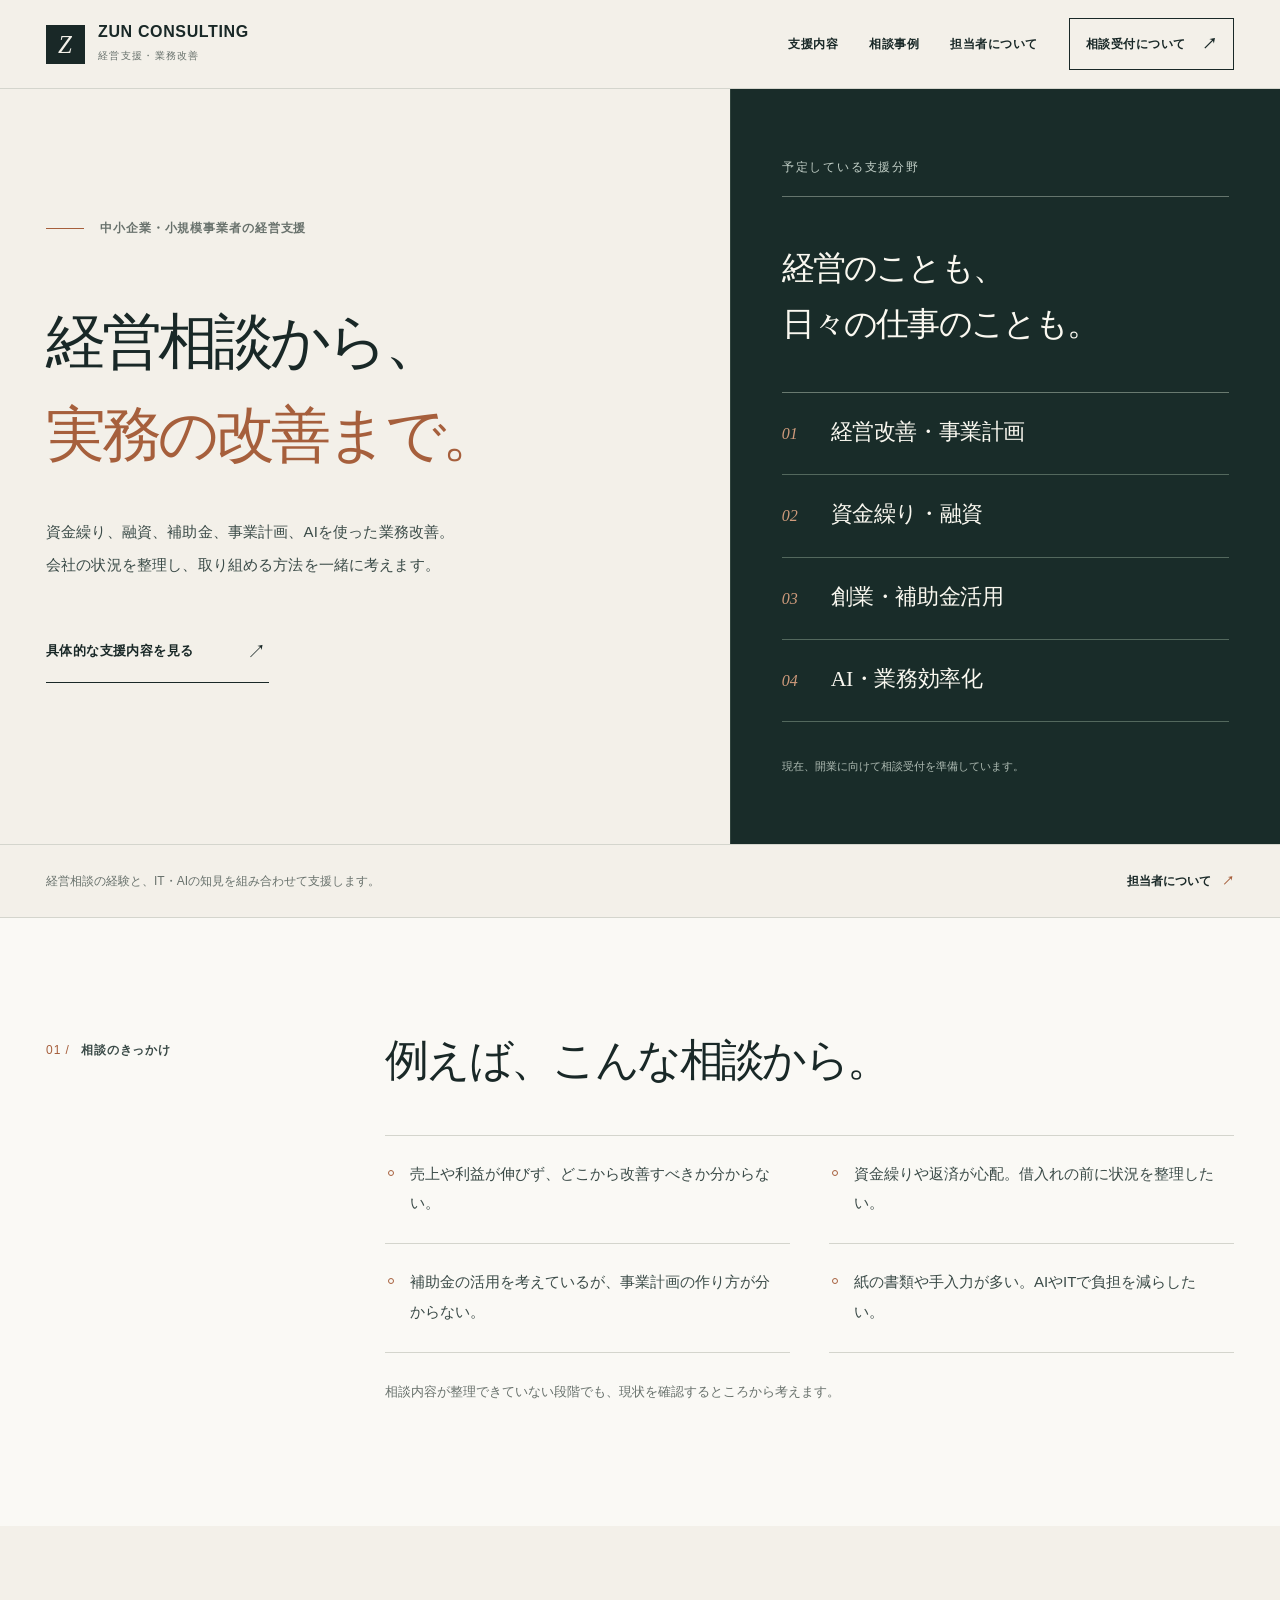
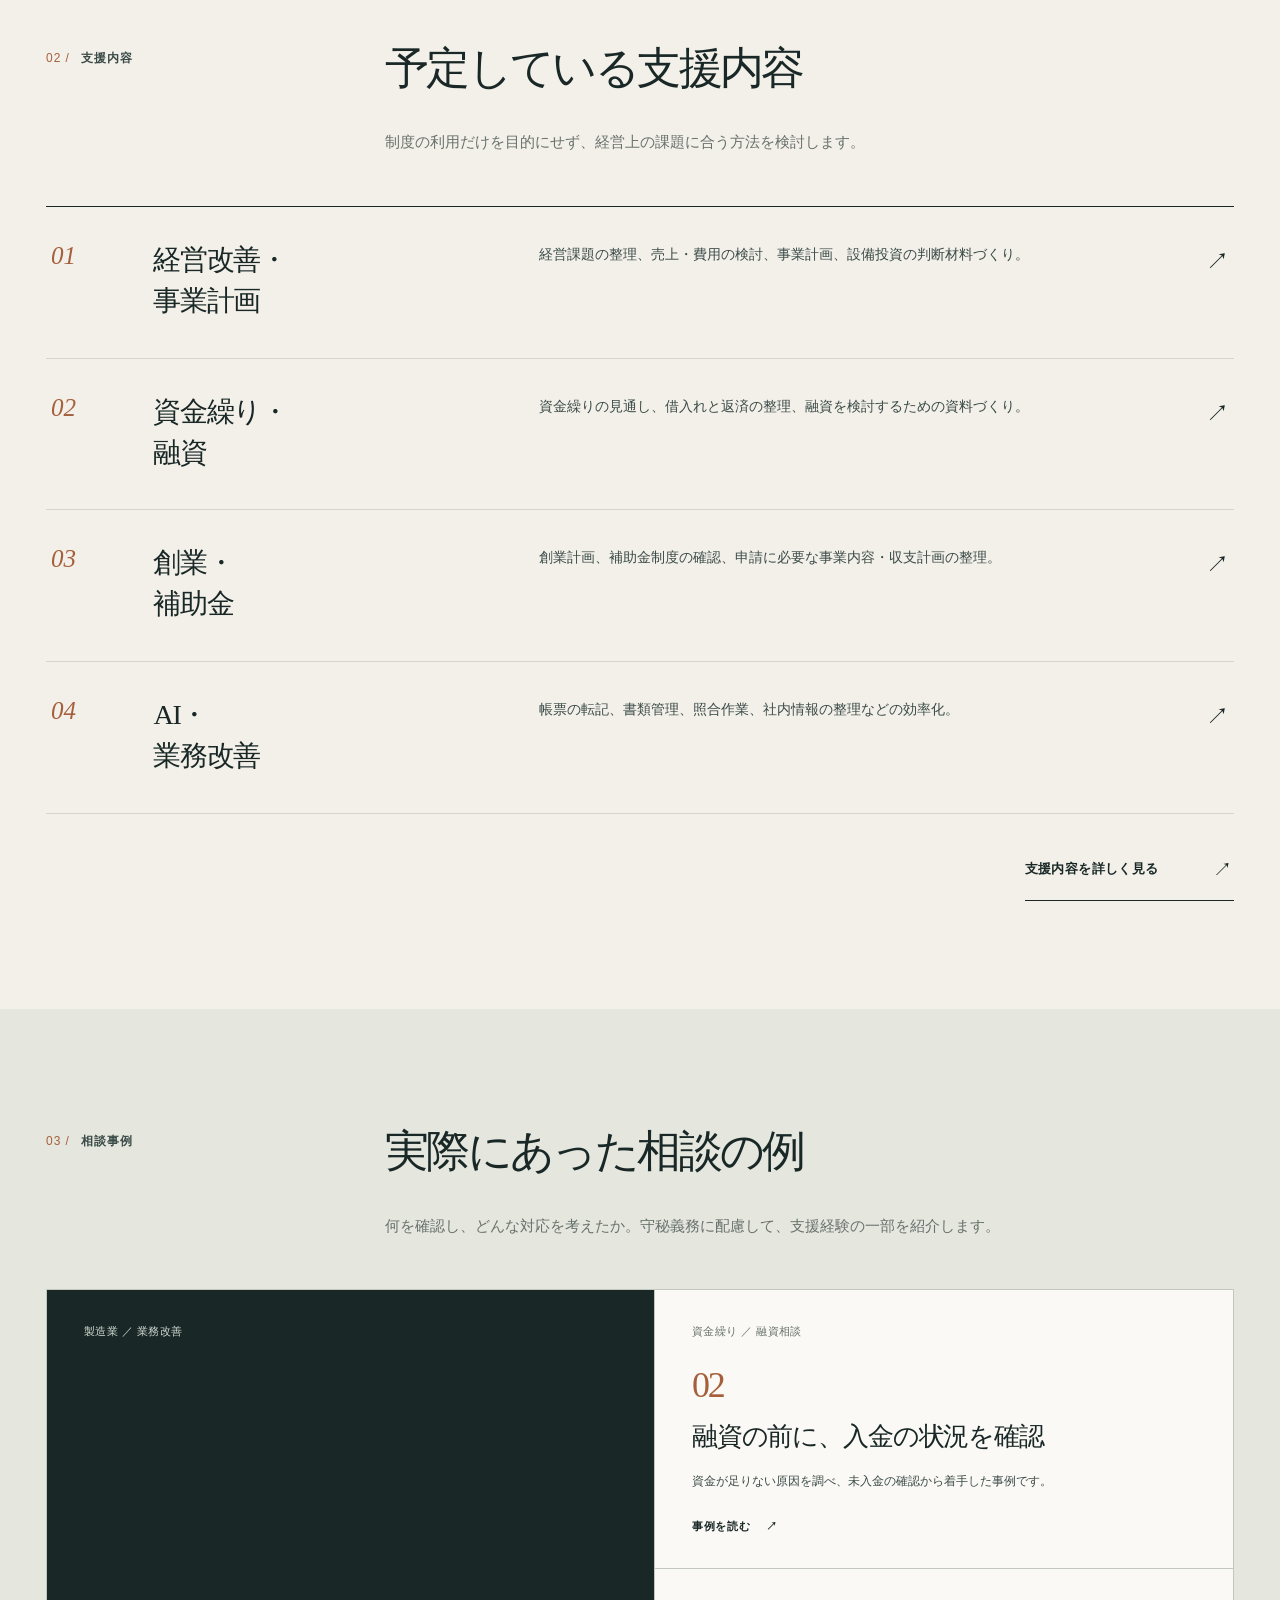
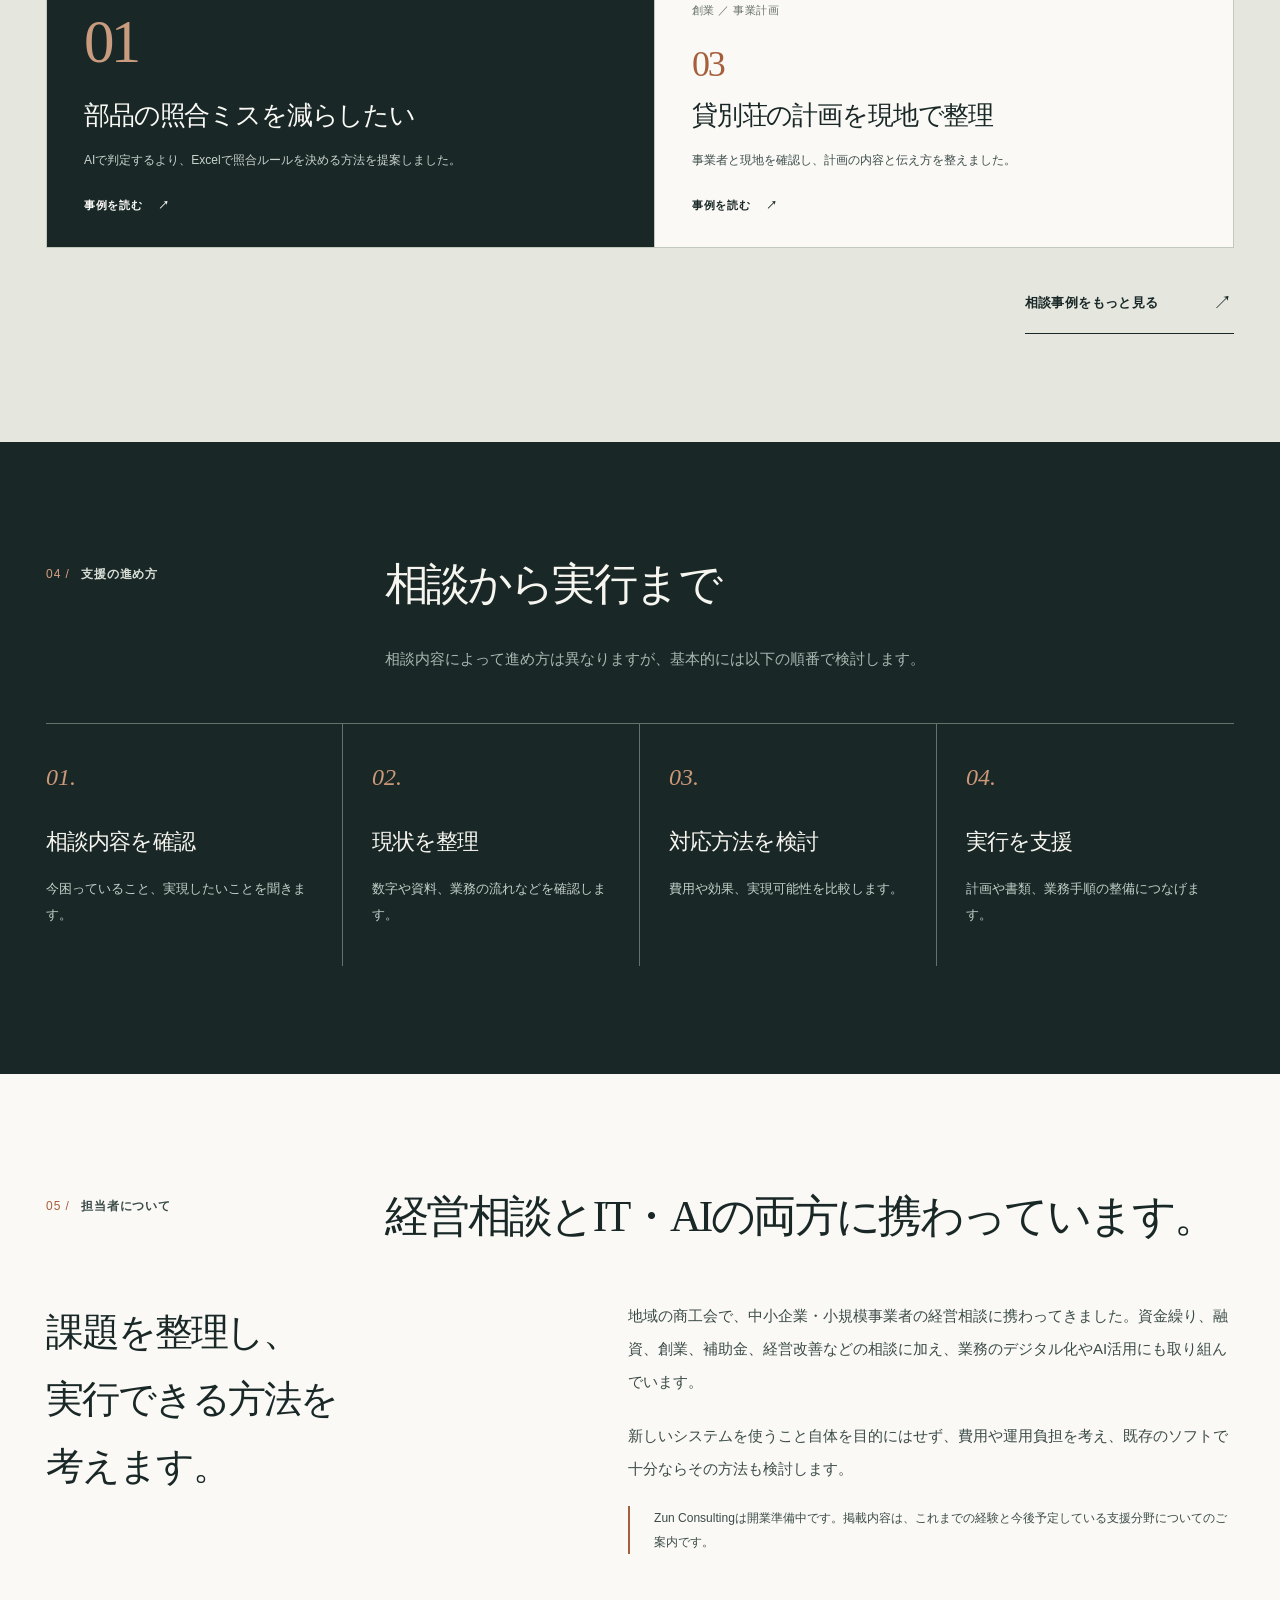
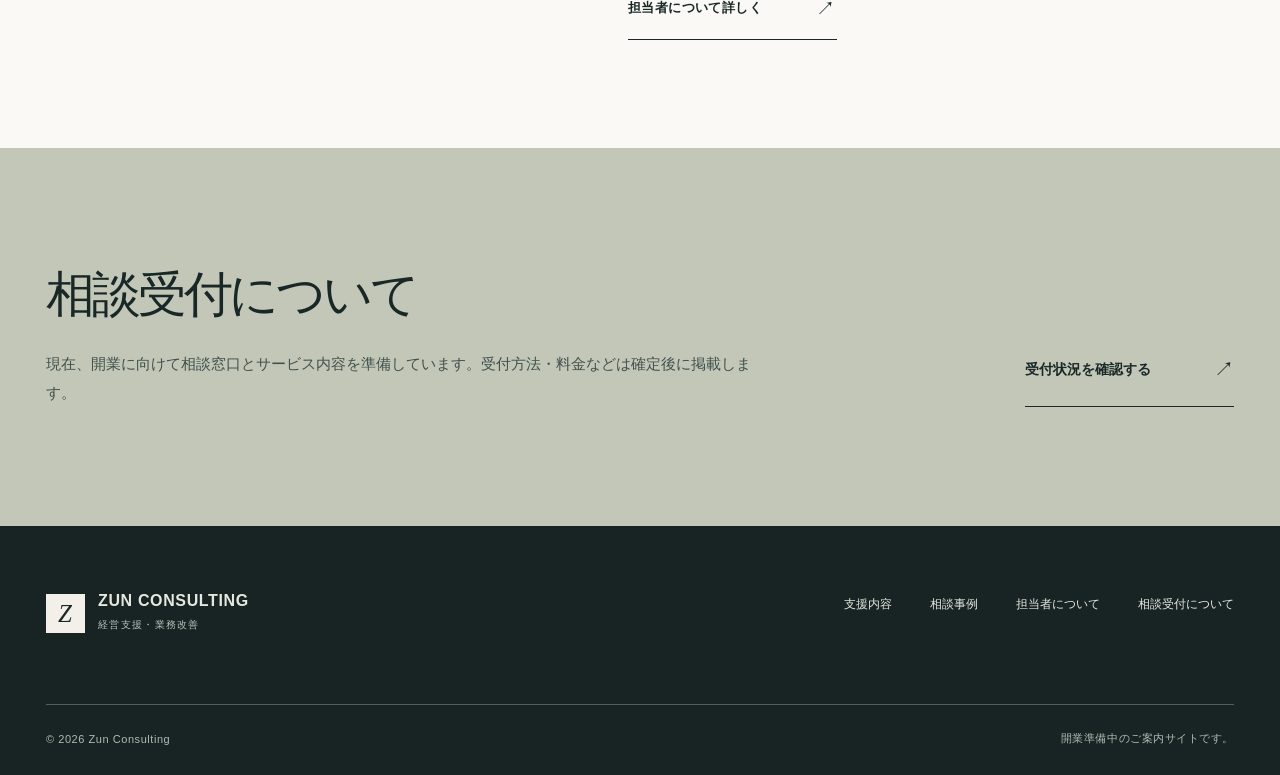
<file: index.html>
<!doctype html><html lang="ja"><head><meta charset="utf-8"><meta name="viewport" content="width=device-width, initial-scale=1"><meta name="color-scheme" content="light"><meta name="theme-color" content="#192827"><meta name="robots" content="noindex,nofollow"><title>中小企業の経営相談・業務改善 | Zun Consulting</title><meta name="description" content="資金繰り、融資、補助金、事業計画、AI・業務改善。地域の中小企業・小規模事業者の経営課題に取り組むZun Consultingの開業準備サイトです。"><link rel="icon" type="image/svg+xml" href="assets/favicon.svg"><link rel="stylesheet" href="assets/style.css"><script defer src="assets/main.js"></script></head><body><a class="skip-link" href="#main">本文へ移動</a><header class="header"><div class="header-in shell"><a class="brand" href="index.html" aria-label="Zun Consulting トップページへ"><span class="brand-mark" aria-hidden="true">Z</span><span><span class="brand-word">ZUN CONSULTING</span><span class="brand-sub">経営支援・業務改善</span></span></a><button class="menu-button" type="button" aria-label="メニューを開閉" aria-expanded="false" aria-controls="primary-nav"><span aria-hidden="true"></span></button><nav id="primary-nav" class="nav" aria-label="グローバルナビゲーション"><a href="services/">支援内容</a><a href="cases/">相談事例</a><a href="about/">担当者について</a><a href="contact/" class="nav-contact">相談受付について</a></nav></div></header><main id="main">
<section class="hero" aria-labelledby="home-title">
<div class="hero-copy"><p class="hero-kicker eyebrow"><span class="rule" aria-hidden="true"></span>中小企業・小規模事業者の経営支援</p>
<h1 id="home-title">経営相談から、<br><em>実務の改善まで。</em></h1>
<p class="hero-lead">資金繰り、融資、補助金、事業計画、AIを使った業務改善。<br>会社の状況を整理し、取り組める方法を一緒に考えます。</p>
<a href="services/index.html" class="arrow-link">具体的な支援内容を見る</a>
</div><div class="hero-art hero-topics"><div class="topics-inner"><div class="topics-overline">予定している支援分野</div><div class="topics-heading">経営のことも、<br>日々の仕事のことも。</div><ul class="topic-list"><li><span>01</span><strong>経営改善・事業計画</strong></li><li><span>02</span><strong>資金繰り・融資</strong></li><li><span>03</span><strong>創業・補助金活用</strong></li><li><span>04</span><strong>AI・業務効率化</strong></li></ul><div class="topics-foot">現在、開業に向けて相談受付を準備しています。</div></div></div>
</section>
<div class="hero-bottom"><div class="shell hero-bottom-in"><span>経営相談の経験と、IT・AIの知見を組み合わせて支援します。</span><a href="about/index.html">担当者について <span aria-hidden="true">↗</span></a></div></div>
<section class="section statement" aria-labelledby="needs-title"><div class="shell statement-inner"><div class="section-label"><span class="section-index">01 /</span><span class="eyebrow">相談のきっかけ</span></div><div><h2 id="needs-title" class="section-title">例えば、こんな相談から。</h2><div class="needs-list"><p>売上や利益が伸びず、どこから改善すべきか分からない。</p><p>資金繰りや返済が心配。借入れの前に状況を整理したい。</p><p>補助金の活用を考えているが、事業計画の作り方が分からない。</p><p>紙の書類や手入力が多い。AIやITで負担を減らしたい。</p></div><p class="needs-note">相談内容が整理できていない段階でも、現状を確認するところから考えます。</p></div></div></section>
<section class="section" aria-labelledby="services-title"><div class="shell"><div class="section-head"><div class="section-label"><span class="section-index">02 /</span><span class="eyebrow">支援内容</span></div><div><h2 id="services-title" class="section-title">予定している支援内容</h2><p class="section-intro">制度の利用だけを目的にせず、経営上の課題に合う方法を検討します。</p></div></div>
<div class="service-rows">
<a class="service-row" href="services/index.html#management"><span class="service-no">01</span><span class="service-name">経営改善・<br>事業計画</span><span class="service-desc">経営課題の整理、売上・費用の検討、事業計画、設備投資の判断材料づくり。</span><span class="service-arrow" aria-hidden="true">↗</span></a>
<a class="service-row" href="services/index.html#finance"><span class="service-no">02</span><span class="service-name">資金繰り・<br>融資</span><span class="service-desc">資金繰りの見通し、借入れと返済の整理、融資を検討するための資料づくり。</span><span class="service-arrow" aria-hidden="true">↗</span></a>
<a class="service-row" href="services/index.html#startup"><span class="service-no">03</span><span class="service-name">創業・<br>補助金</span><span class="service-desc">創業計画、補助金制度の確認、申請に必要な事業内容・収支計画の整理。</span><span class="service-arrow" aria-hidden="true">↗</span></a>
<a class="service-row" href="services/index.html#digital"><span class="service-no">04</span><span class="service-name">AI・<br>業務改善</span><span class="service-desc">帳票の転記、書類管理、照合作業、社内情報の整理などの効率化。</span><span class="service-arrow" aria-hidden="true">↗</span></a>
</div><div class="services-more"><a class="arrow-link" href="services/index.html">支援内容を詳しく見る</a></div></div></section>
<section class="section cases" aria-labelledby="cases-title"><div class="shell"><div class="section-head"><div class="section-label"><span class="section-index">03 /</span><span class="eyebrow">相談事例</span></div><div><h2 class="section-title" id="cases-title">実際にあった相談の例</h2><p class="section-intro">何を確認し、どんな対応を考えたか。守秘義務に配慮して、支援経験の一部を紹介します。</p></div></div>
<div class="case-grid">
<a href="cases/index.html#case-01" class="case-block feature"><div class="case-category">製造業 ／ 業務改善</div><span class="case-number" aria-hidden="true">01</span><h3 class="case-title">部品の照合ミスを減らしたい</h3><p class="case-teaser">AIで判定するより、Excelで照合ルールを決める方法を提案しました。</p><span class="case-read">事例を読む <span aria-hidden="true">↗</span></span></a>
<a href="cases/index.html#case-02" class="case-block"><div class="case-category">資金繰り ／ 融資相談</div><span class="case-number" aria-hidden="true">02</span><h3 class="case-title">融資の前に、入金の状況を確認</h3><p class="case-teaser">資金が足りない原因を調べ、未入金の確認から着手した事例です。</p><span class="case-read">事例を読む <span aria-hidden="true">↗</span></span></a>
<a href="cases/index.html#case-03" class="case-block"><div class="case-category">創業 ／ 事業計画</div><span class="case-number" aria-hidden="true">03</span><h3 class="case-title">貸別荘の計画を現地で整理</h3><p class="case-teaser">事業者と現地を確認し、計画の内容と伝え方を整えました。</p><span class="case-read">事例を読む <span aria-hidden="true">↗</span></span></a>
</div><div class="case-more"><a href="cases/index.html" class="arrow-link">相談事例をもっと見る</a></div></div></section>
<section class="section method" aria-labelledby="method-title"><div class="shell"><div class="section-head"><div class="section-label"><span class="section-index">04 /</span><span class="eyebrow">支援の進め方</span></div><div><h2 class="section-title" id="method-title">相談から実行まで</h2><p class="section-intro">相談内容によって進め方は異なりますが、基本的には以下の順番で検討します。</p></div></div>
<div class="method-grid"><div class="method-step"><div class="method-num">01.</div><h3>相談内容を確認</h3><p>今困っていること、実現したいことを聞きます。</p></div><div class="method-step"><div class="method-num">02.</div><h3>現状を整理</h3><p>数字や資料、業務の流れなどを確認します。</p></div><div class="method-step"><div class="method-num">03.</div><h3>対応方法を検討</h3><p>費用や効果、実現可能性を比較します。</p></div><div class="method-step"><div class="method-num">04.</div><h3>実行を支援</h3><p>計画や書類、業務手順の整備につなげます。</p></div></div></div></section>
<section class="section about" aria-labelledby="about-title"><div class="shell"><div class="section-head"><div class="section-label"><span class="section-index">05 /</span><span class="eyebrow">担当者について</span></div><div><h2 id="about-title" class="section-title">経営相談とIT・AIの両方に携わっています。</h2></div></div><div class="about-grid"><p class="about-lead">課題を整理し、<br>実行できる方法を<br>考えます。</p><div class="about-body"><p>地域の商工会で、中小企業・小規模事業者の経営相談に携わってきました。資金繰り、融資、創業、補助金、経営改善などの相談に加え、業務のデジタル化やAI活用にも取り組んでいます。</p><p>新しいシステムを使うこと自体を目的にはせず、費用や運用負担を考え、既存のソフトで十分ならその方法も検討します。</p><p class="about-note">Zun Consultingは開業準備中です。掲載内容は、これまでの経験と今後予定している支援分野についてのご案内です。</p><a href="about/index.html" class="arrow-link">担当者について詳しく</a></div></div></div></section>
<section class="contact-band" aria-labelledby="contact-home-title"><div class="shell contact-in"><div><h2 id="contact-home-title">相談受付について</h2><p>現在、開業に向けて相談窓口とサービス内容を準備しています。受付方法・料金などは確定後に掲載します。</p></div><a class="contact-cta" href="contact/index.html">受付状況を確認する</a></div></section>
</main><footer class="footer"><div class="shell"><div class="footer-top"><a class="brand" href="index.html" aria-label="Zun Consulting トップページへ"><span class="brand-mark" aria-hidden="true">Z</span><span><span class="brand-word">ZUN CONSULTING</span><span class="brand-sub">経営支援・業務改善</span></span></a><nav class="footer-nav" aria-label="フッターナビゲーション"><a href="services/">支援内容</a><a href="cases/">相談事例</a><a href="about/">担当者について</a><a href="contact/">相談受付について</a></nav></div><div class="footer-bottom"><span>© 2026 Zun Consulting</span><span>開業準備中のご案内サイトです。</span></div></div></footer></body></html>
</file>
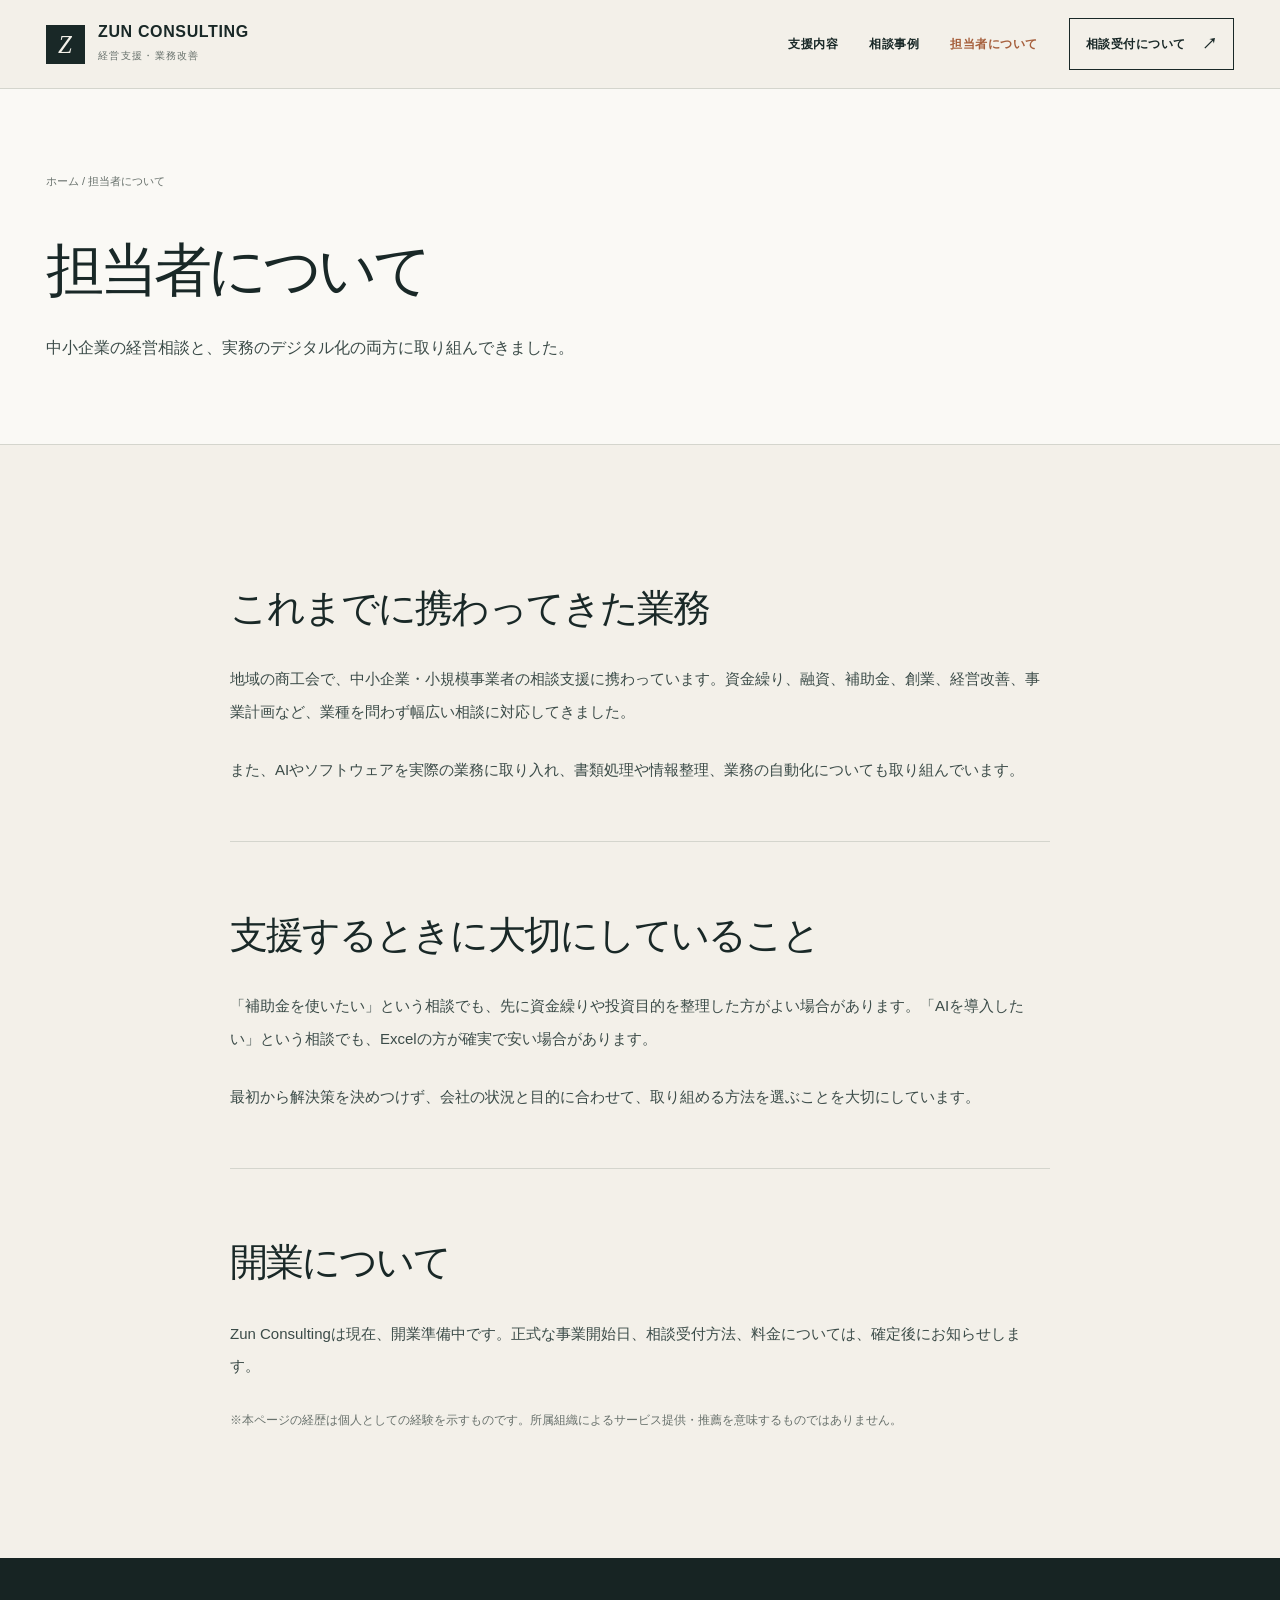
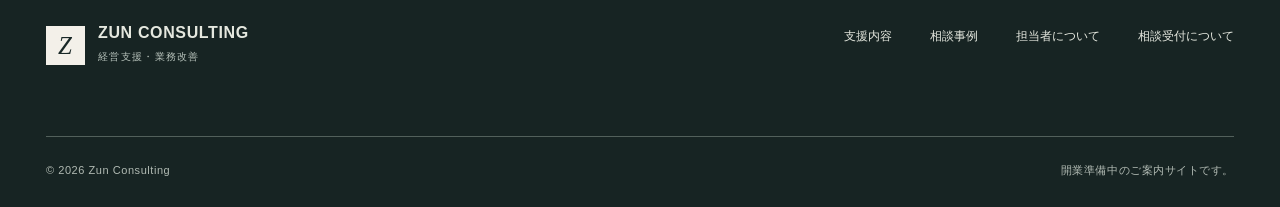
<file: about/index.html>
<!doctype html><html lang="ja"><head><meta charset="utf-8"><meta name="viewport" content="width=device-width, initial-scale=1"><meta name="color-scheme" content="light"><meta name="theme-color" content="#192827"><meta name="robots" content="noindex,nofollow"><title>担当者について | Zun Consulting</title><meta name="description" content="商工会での経営相談の実務経験と、IT・AIの活用を組み合わせた支援方針について紹介します。"><link rel="icon" type="image/svg+xml" href="../assets/favicon.svg"><link rel="stylesheet" href="../assets/style.css"><script defer src="../assets/main.js"></script></head><body><a class="skip-link" href="#main">本文へ移動</a><header class="header"><div class="header-in shell"><a class="brand" href="../index.html" aria-label="Zun Consulting トップページへ"><span class="brand-mark" aria-hidden="true">Z</span><span><span class="brand-word">ZUN CONSULTING</span><span class="brand-sub">経営支援・業務改善</span></span></a><button class="menu-button" type="button" aria-label="メニューを開閉" aria-expanded="false" aria-controls="primary-nav"><span aria-hidden="true"></span></button><nav id="primary-nav" class="nav" aria-label="グローバルナビゲーション"><a href="../services/">支援内容</a><a href="../cases/">相談事例</a><a href="../about/" aria-current="page">担当者について</a><a href="../contact/" class="nav-contact">相談受付について</a></nav></div></header><main id="main"><section class="page-hero"><div class="shell"><div class="breadcrumb"><a href="../index.html">ホーム</a> / 担当者について</div><h1>担当者について</h1><p>中小企業の経営相談と、実務のデジタル化の両方に取り組んできました。</p></div></section><div class="page-main"><div class="shell prose"><h2>これまでに携わってきた業務</h2><p>地域の商工会で、中小企業・小規模事業者の相談支援に携わっています。資金繰り、融資、補助金、創業、経営改善、事業計画など、業種を問わず幅広い相談に対応してきました。</p><p>また、AIやソフトウェアを実際の業務に取り入れ、書類処理や情報整理、業務の自動化についても取り組んでいます。</p><div class="divider"></div><h2>支援するときに大切にしていること</h2><p>「補助金を使いたい」という相談でも、先に資金繰りや投資目的を整理した方がよい場合があります。「AIを導入したい」という相談でも、Excelの方が確実で安い場合があります。</p><p>最初から解決策を決めつけず、会社の状況と目的に合わせて、取り組める方法を選ぶことを大切にしています。</p><div class="divider"></div><h2>開業について</h2><p>Zun Consultingは現在、開業準備中です。正式な事業開始日、相談受付方法、料金については、確定後にお知らせします。</p><p class="quiet">※本ページの経歴は個人としての経験を示すものです。所属組織によるサービス提供・推薦を意味するものではありません。</p></div></div></main><footer class="footer"><div class="shell"><div class="footer-top"><a class="brand" href="../index.html" aria-label="Zun Consulting トップページへ"><span class="brand-mark" aria-hidden="true">Z</span><span><span class="brand-word">ZUN CONSULTING</span><span class="brand-sub">経営支援・業務改善</span></span></a><nav class="footer-nav" aria-label="フッターナビゲーション"><a href="../services/">支援内容</a><a href="../cases/">相談事例</a><a href="../about/">担当者について</a><a href="../contact/">相談受付について</a></nav></div><div class="footer-bottom"><span>© 2026 Zun Consulting</span><span>開業準備中のご案内サイトです。</span></div></div></footer></body></html>
</file>
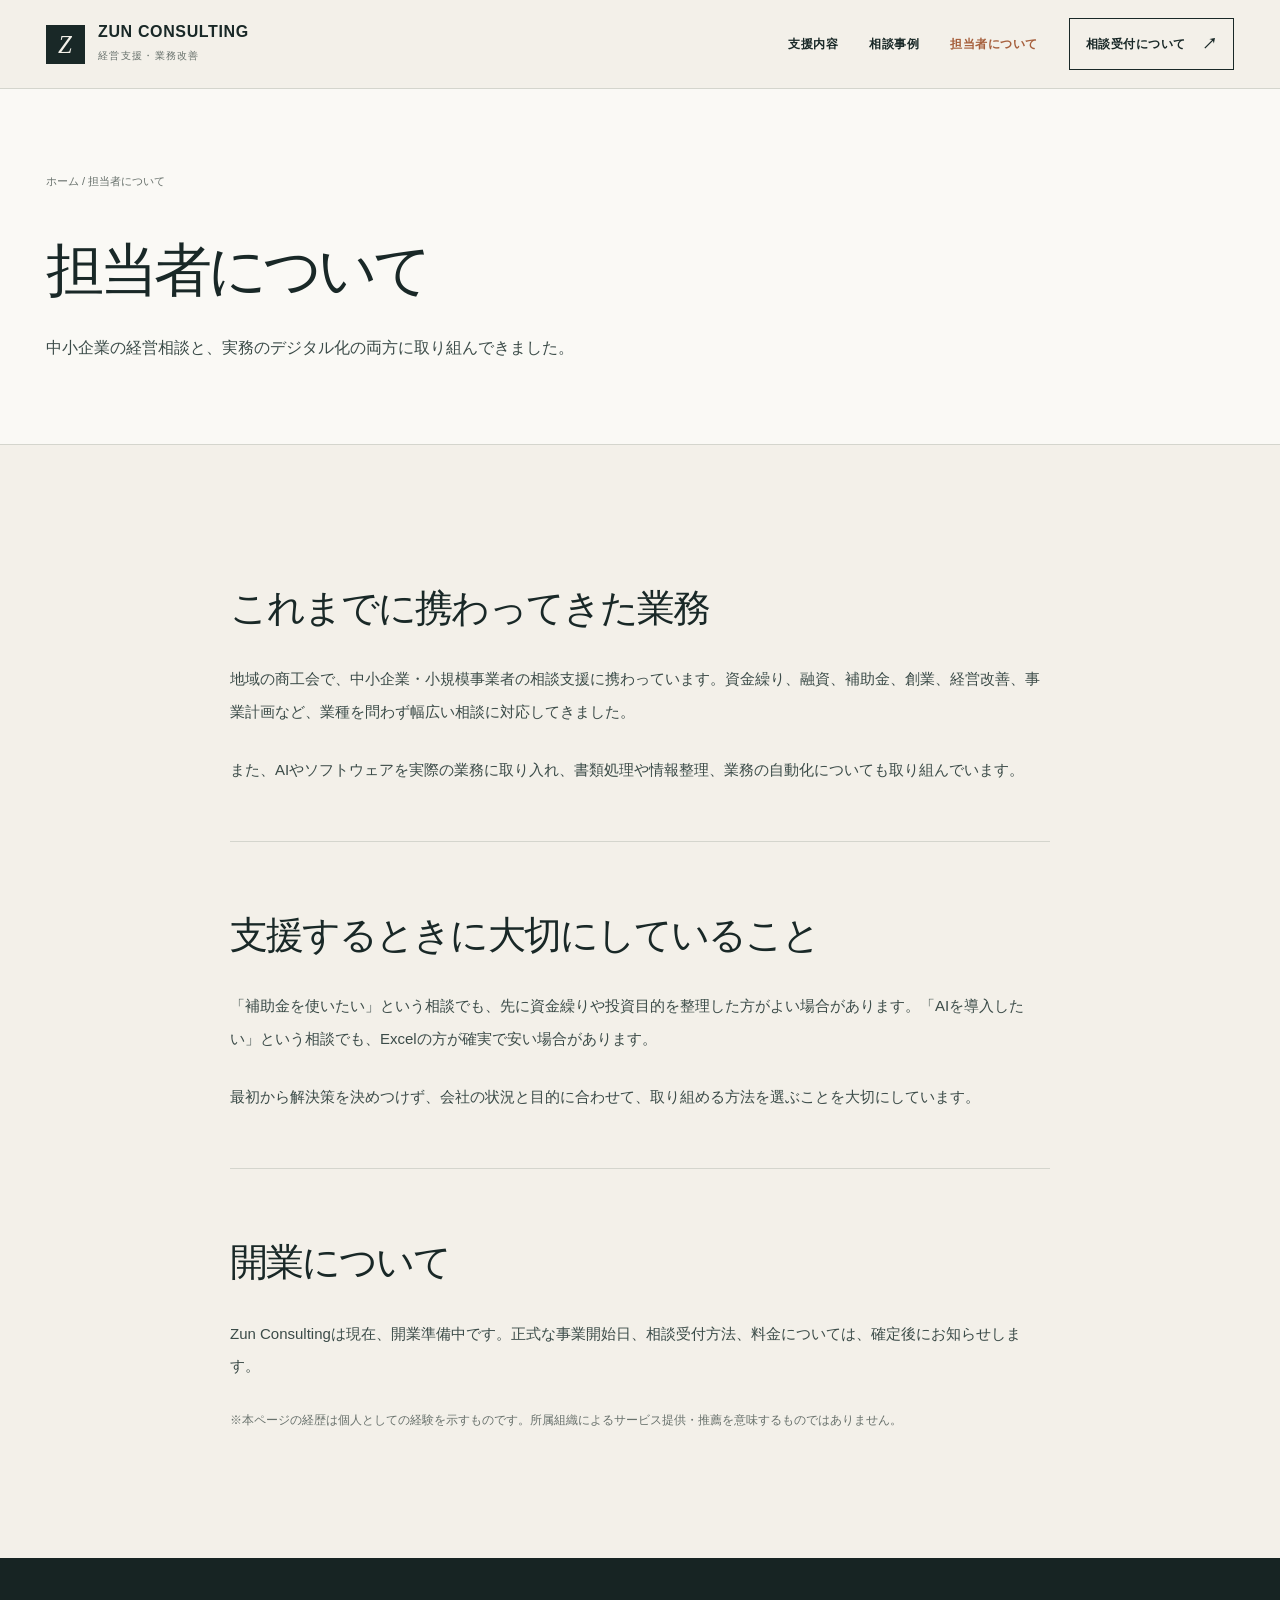
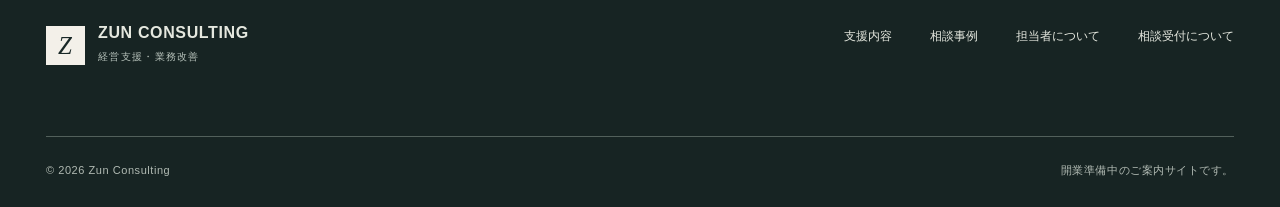
<file: approach/index.html>
<!doctype html><html lang="ja"><head><meta charset="utf-8"><meta name="robots" content="noindex,nofollow"><meta http-equiv="refresh" content="0;url=../about/"><title>移動しました | Zun Consulting</title></head><body><p>ページは<a href="../about/">こちら</a>へ移動しました。</p></body></html>
</file>
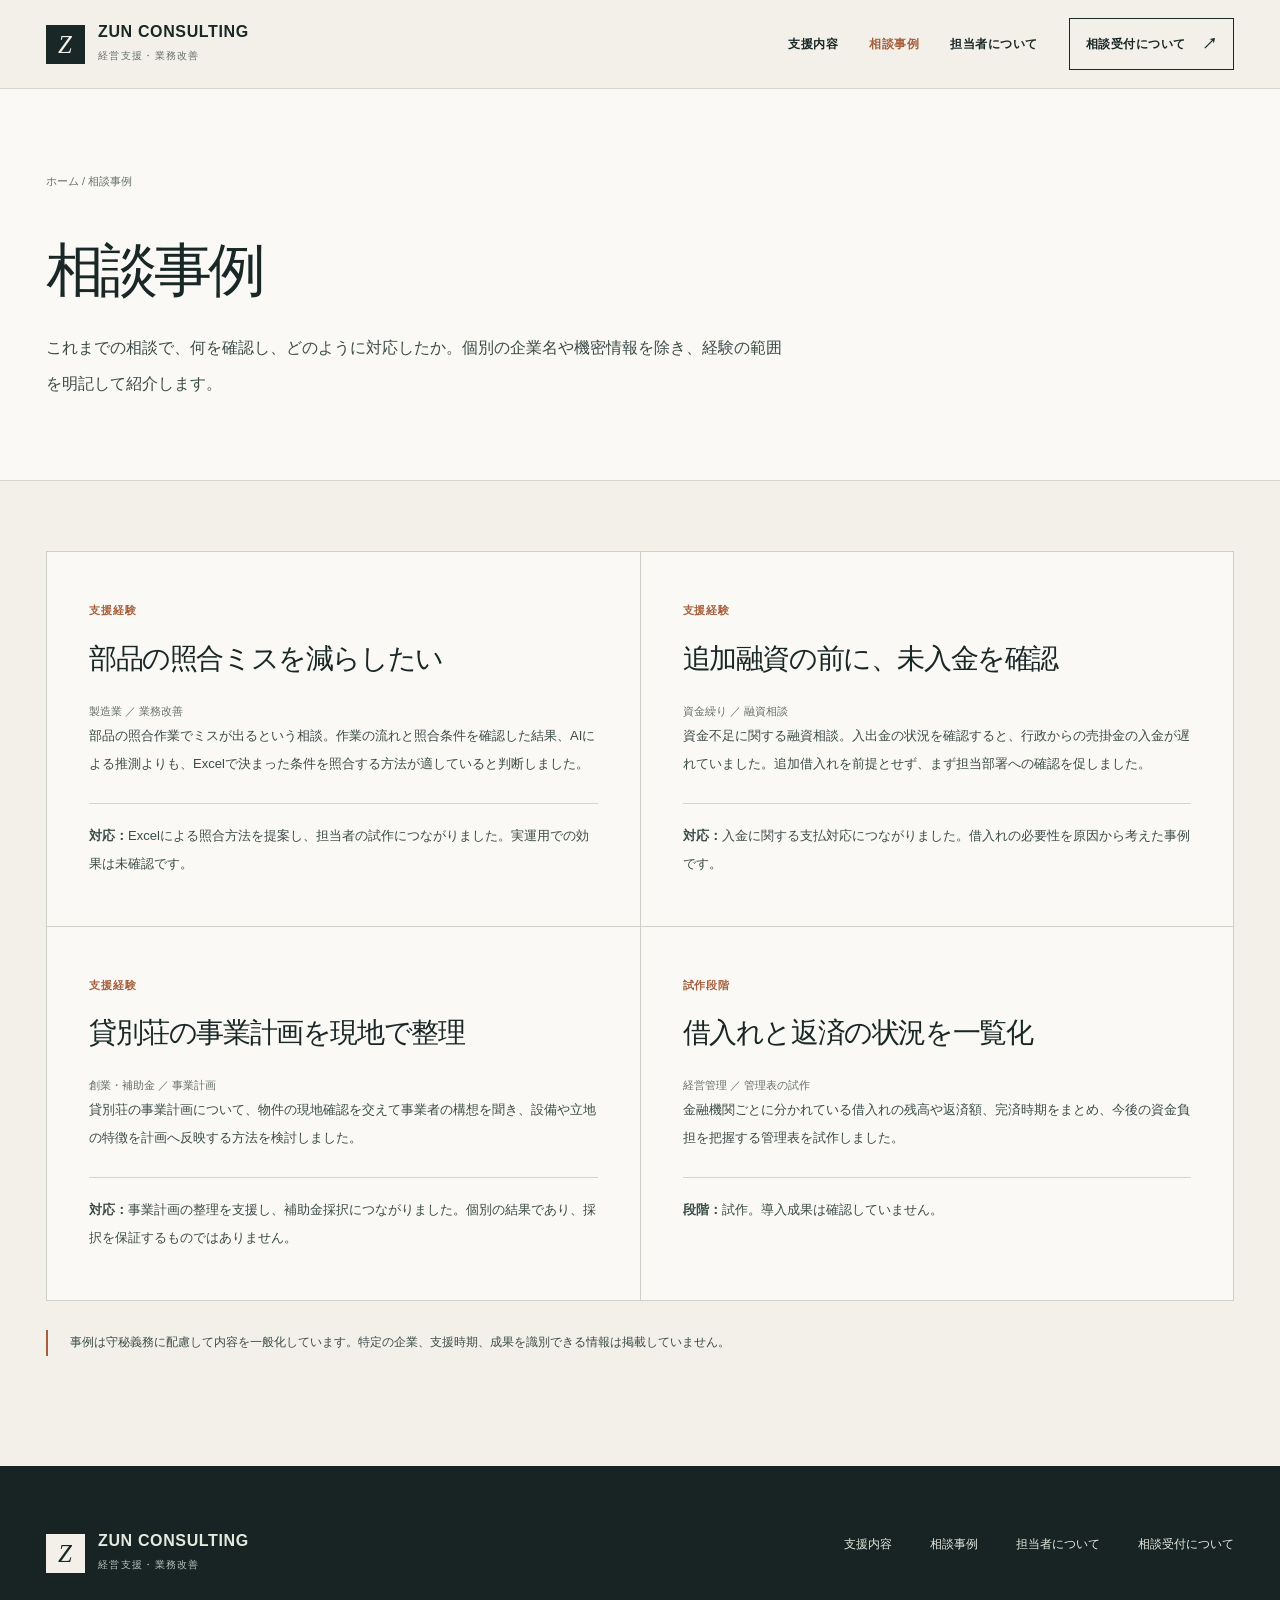
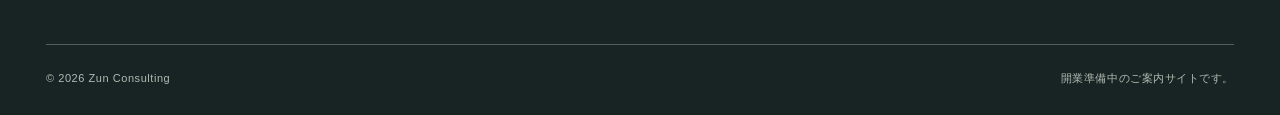
<file: cases/index.html>
<!doctype html><html lang="ja"><head><meta charset="utf-8"><meta name="viewport" content="width=device-width, initial-scale=1"><meta name="color-scheme" content="light"><meta name="theme-color" content="#192827"><meta name="robots" content="noindex,nofollow"><title>相談事例 | Zun Consulting</title><meta name="description" content="経営相談、融資、創業、AI・業務改善について、過去の相談事例と対応の到達点を紹介します。"><link rel="icon" type="image/svg+xml" href="../assets/favicon.svg"><link rel="stylesheet" href="../assets/style.css"><script defer src="../assets/main.js"></script></head><body><a class="skip-link" href="#main">本文へ移動</a><header class="header"><div class="header-in shell"><a class="brand" href="../index.html" aria-label="Zun Consulting トップページへ"><span class="brand-mark" aria-hidden="true">Z</span><span><span class="brand-word">ZUN CONSULTING</span><span class="brand-sub">経営支援・業務改善</span></span></a><button class="menu-button" type="button" aria-label="メニューを開閉" aria-expanded="false" aria-controls="primary-nav"><span aria-hidden="true"></span></button><nav id="primary-nav" class="nav" aria-label="グローバルナビゲーション"><a href="../services/">支援内容</a><a href="../cases/" aria-current="page">相談事例</a><a href="../about/">担当者について</a><a href="../contact/" class="nav-contact">相談受付について</a></nav></div></header><main id="main"><section class="page-hero"><div class="shell"><div class="breadcrumb"><a href="../index.html">ホーム</a> / 相談事例</div><h1>相談事例</h1><p>これまでの相談で、何を確認し、どのように対応したか。個別の企業名や機密情報を除き、経験の範囲を明記して紹介します。</p></div></section><div class="page-main"><div class="shell"><div class="case-list">
<article id="case-01" class="case-detail"><span class="status">支援経験</span><h2>部品の照合ミスを減らしたい</h2><div class="case-type">製造業 ／ 業務改善</div><p>部品の照合作業でミスが出るという相談。作業の流れと照合条件を確認した結果、AIによる推測よりも、Excelで決まった条件を照合する方法が適していると判断しました。</p><p class="result"><strong>対応：</strong>Excelによる照合方法を提案し、担当者の試作につながりました。実運用での効果は未確認です。</p></article>
<article id="case-02" class="case-detail"><span class="status">支援経験</span><h2>追加融資の前に、未入金を確認</h2><div class="case-type">資金繰り ／ 融資相談</div><p>資金不足に関する融資相談。入出金の状況を確認すると、行政からの売掛金の入金が遅れていました。追加借入れを前提とせず、まず担当部署への確認を促しました。</p><p class="result"><strong>対応：</strong>入金に関する支払対応につながりました。借入れの必要性を原因から考えた事例です。</p></article>
<article id="case-03" class="case-detail"><span class="status">支援経験</span><h2>貸別荘の事業計画を現地で整理</h2><div class="case-type">創業・補助金 ／ 事業計画</div><p>貸別荘の事業計画について、物件の現地確認を交えて事業者の構想を聞き、設備や立地の特徴を計画へ反映する方法を検討しました。</p><p class="result"><strong>対応：</strong>事業計画の整理を支援し、補助金採択につながりました。個別の結果であり、採択を保証するものではありません。</p></article>
<article class="case-detail"><span class="status">試作段階</span><h2>借入れと返済の状況を一覧化</h2><div class="case-type">経営管理 ／ 管理表の試作</div><p>金融機関ごとに分かれている借入れの残高や返済額、完済時期をまとめ、今後の資金負担を把握する管理表を試作しました。</p><p class="result"><strong>段階：</strong>試作。導入成果は確認していません。</p></article>
</div><p class="notice">事例は守秘義務に配慮して内容を一般化しています。特定の企業、支援時期、成果を識別できる情報は掲載していません。</p></div></div></main><footer class="footer"><div class="shell"><div class="footer-top"><a class="brand" href="../index.html" aria-label="Zun Consulting トップページへ"><span class="brand-mark" aria-hidden="true">Z</span><span><span class="brand-word">ZUN CONSULTING</span><span class="brand-sub">経営支援・業務改善</span></span></a><nav class="footer-nav" aria-label="フッターナビゲーション"><a href="../services/">支援内容</a><a href="../cases/">相談事例</a><a href="../about/">担当者について</a><a href="../contact/">相談受付について</a></nav></div><div class="footer-bottom"><span>© 2026 Zun Consulting</span><span>開業準備中のご案内サイトです。</span></div></div></footer></body></html>
</file>
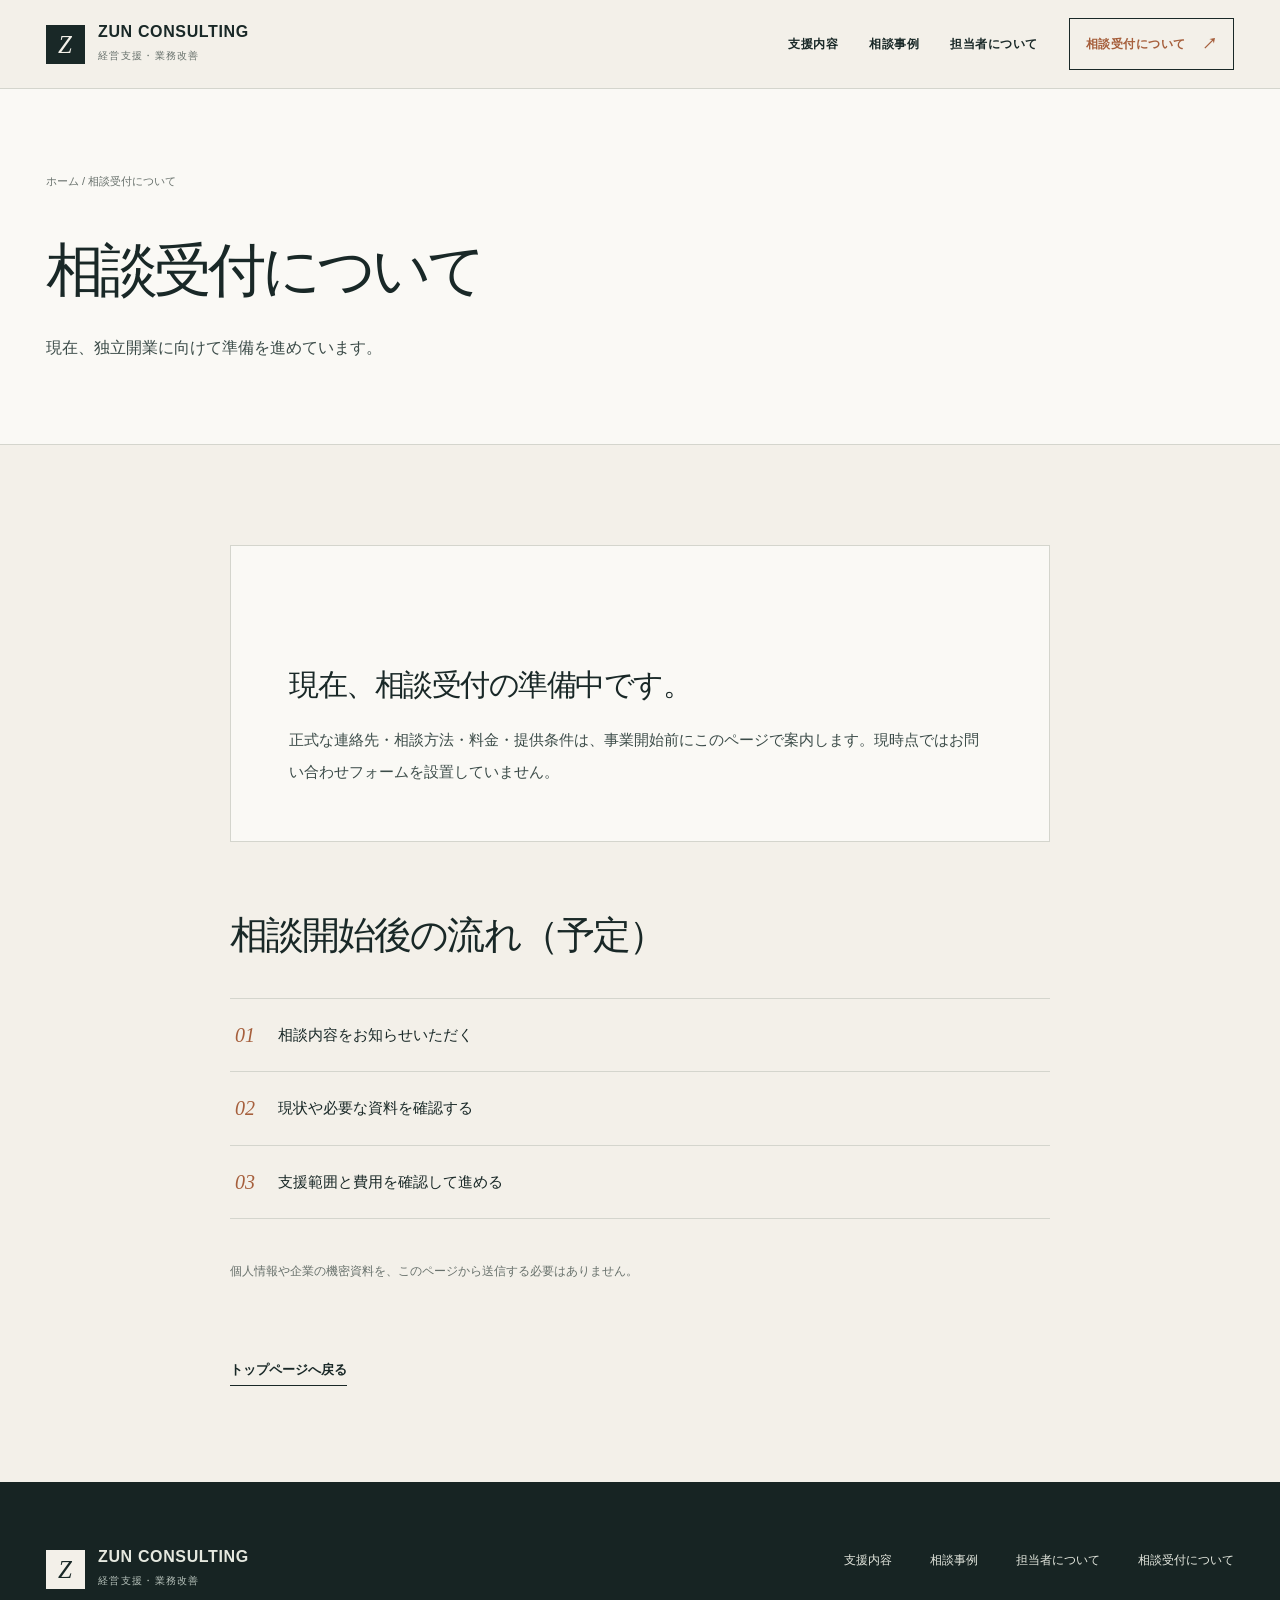
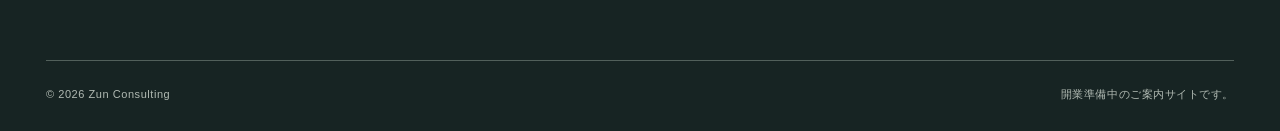
<file: contact/index.html>
<!doctype html><html lang="ja"><head><meta charset="utf-8"><meta name="viewport" content="width=device-width, initial-scale=1"><meta name="color-scheme" content="light"><meta name="theme-color" content="#192827"><meta name="robots" content="noindex,nofollow"><title>相談受付について | Zun Consulting</title><meta name="description" content="Zun Consultingの相談受付状況と、今後の相談方法・料金についてのご案内です。"><link rel="icon" type="image/svg+xml" href="../assets/favicon.svg"><link rel="stylesheet" href="../assets/style.css"><script defer src="../assets/main.js"></script></head><body><a class="skip-link" href="#main">本文へ移動</a><header class="header"><div class="header-in shell"><a class="brand" href="../index.html" aria-label="Zun Consulting トップページへ"><span class="brand-mark" aria-hidden="true">Z</span><span><span class="brand-word">ZUN CONSULTING</span><span class="brand-sub">経営支援・業務改善</span></span></a><button class="menu-button" type="button" aria-label="メニューを開閉" aria-expanded="false" aria-controls="primary-nav"><span aria-hidden="true"></span></button><nav id="primary-nav" class="nav" aria-label="グローバルナビゲーション"><a href="../services/">支援内容</a><a href="../cases/">相談事例</a><a href="../about/">担当者について</a><a href="../contact/" aria-current="page" class="nav-contact">相談受付について</a></nav></div></header><main id="main"><section class="page-hero"><div class="shell"><div class="breadcrumb"><a href="../index.html">ホーム</a> / 相談受付について</div><h1>相談受付について</h1><p>現在、独立開業に向けて準備を進めています。</p></div></section><div class="page-main"><div class="shell prose"><div class="contact-note"><h2>現在、相談受付の準備中です。</h2><p>正式な連絡先・相談方法・料金・提供条件は、事業開始前にこのページで案内します。現時点ではお問い合わせフォームを設置していません。</p></div><h2>相談開始後の流れ（予定）</h2><div class="contact-flow"><div><strong>01</strong><span>相談内容をお知らせいただく</span></div><div><strong>02</strong><span>現状や必要な資料を確認する</span></div><div><strong>03</strong><span>支援範囲と費用を確認して進める</span></div></div><p class="quiet">個人情報や企業の機密資料を、このページから送信する必要はありません。</p><div class="back-link"><a href="../index.html">トップページへ戻る</a></div></div></div></main><footer class="footer"><div class="shell"><div class="footer-top"><a class="brand" href="../index.html" aria-label="Zun Consulting トップページへ"><span class="brand-mark" aria-hidden="true">Z</span><span><span class="brand-word">ZUN CONSULTING</span><span class="brand-sub">経営支援・業務改善</span></span></a><nav class="footer-nav" aria-label="フッターナビゲーション"><a href="../services/">支援内容</a><a href="../cases/">相談事例</a><a href="../about/">担当者について</a><a href="../contact/">相談受付について</a></nav></div><div class="footer-bottom"><span>© 2026 Zun Consulting</span><span>開業準備中のご案内サイトです。</span></div></div></footer></body></html>
</file>
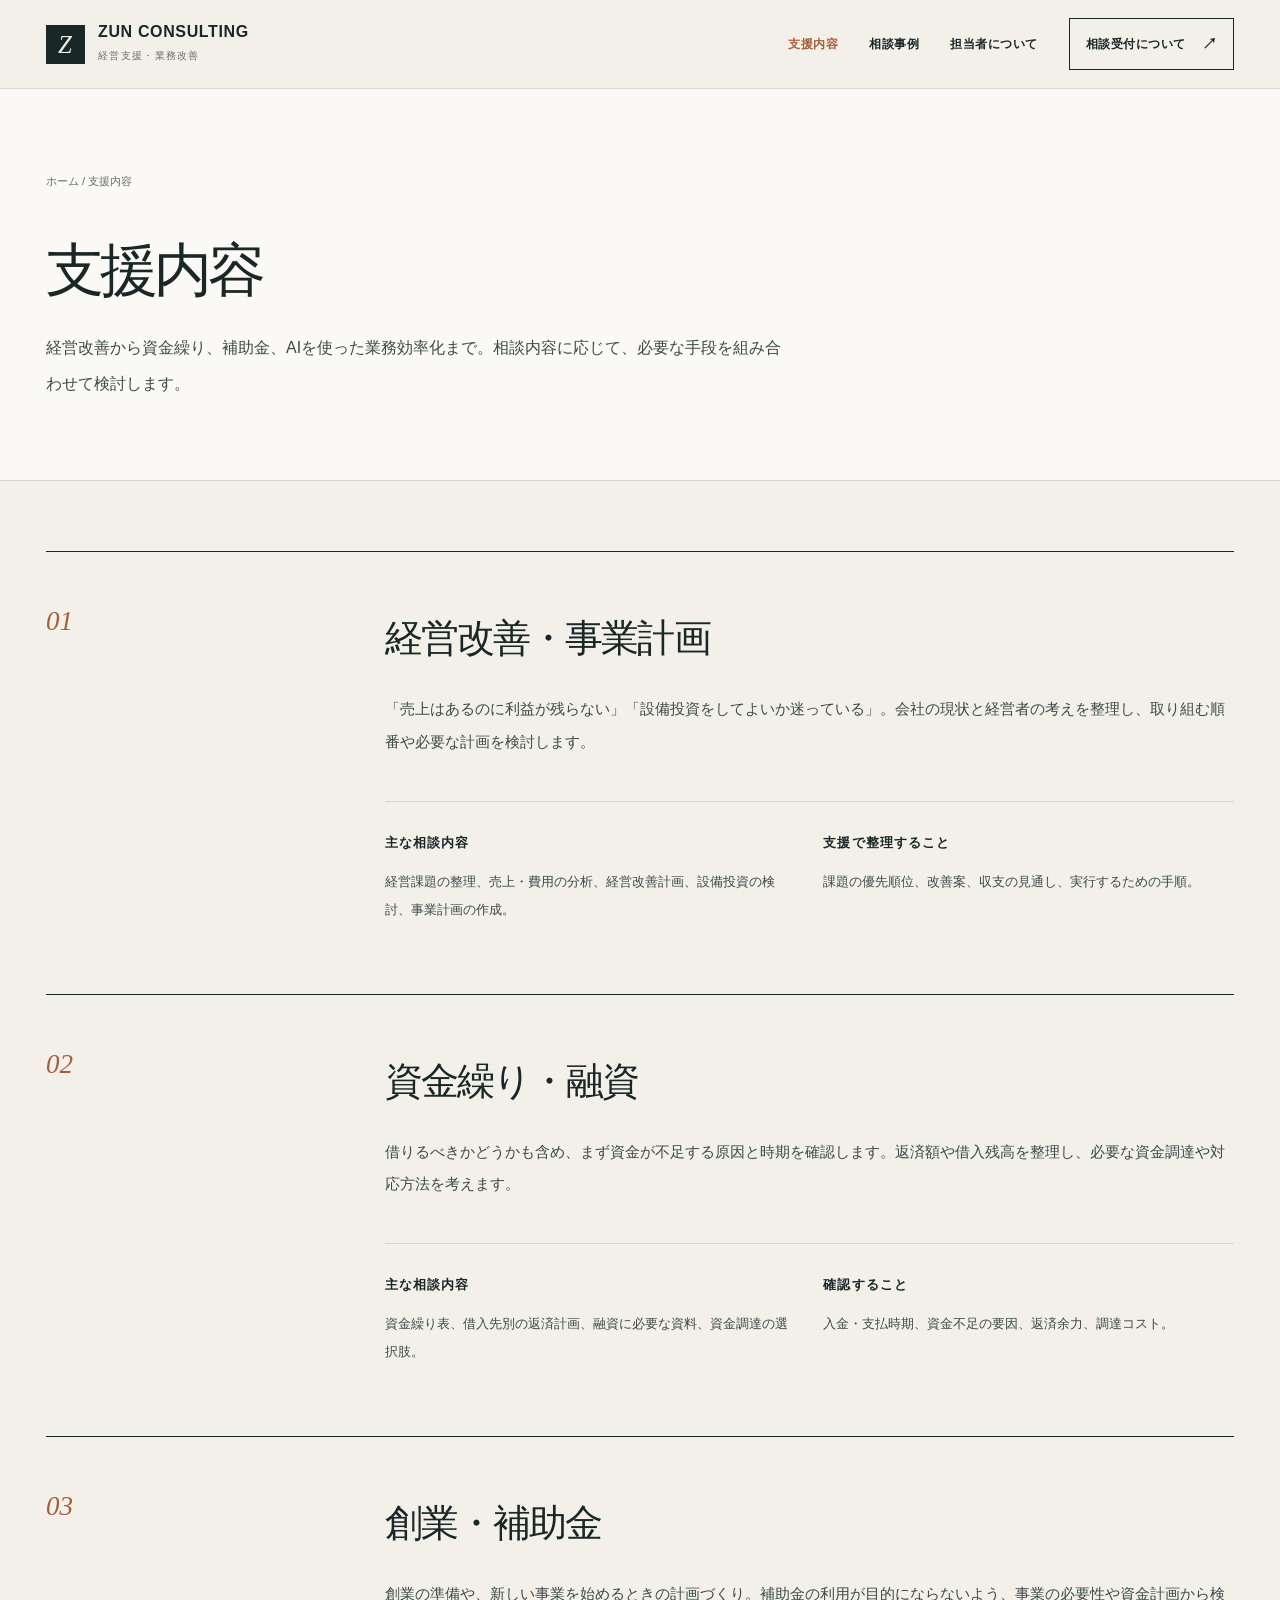
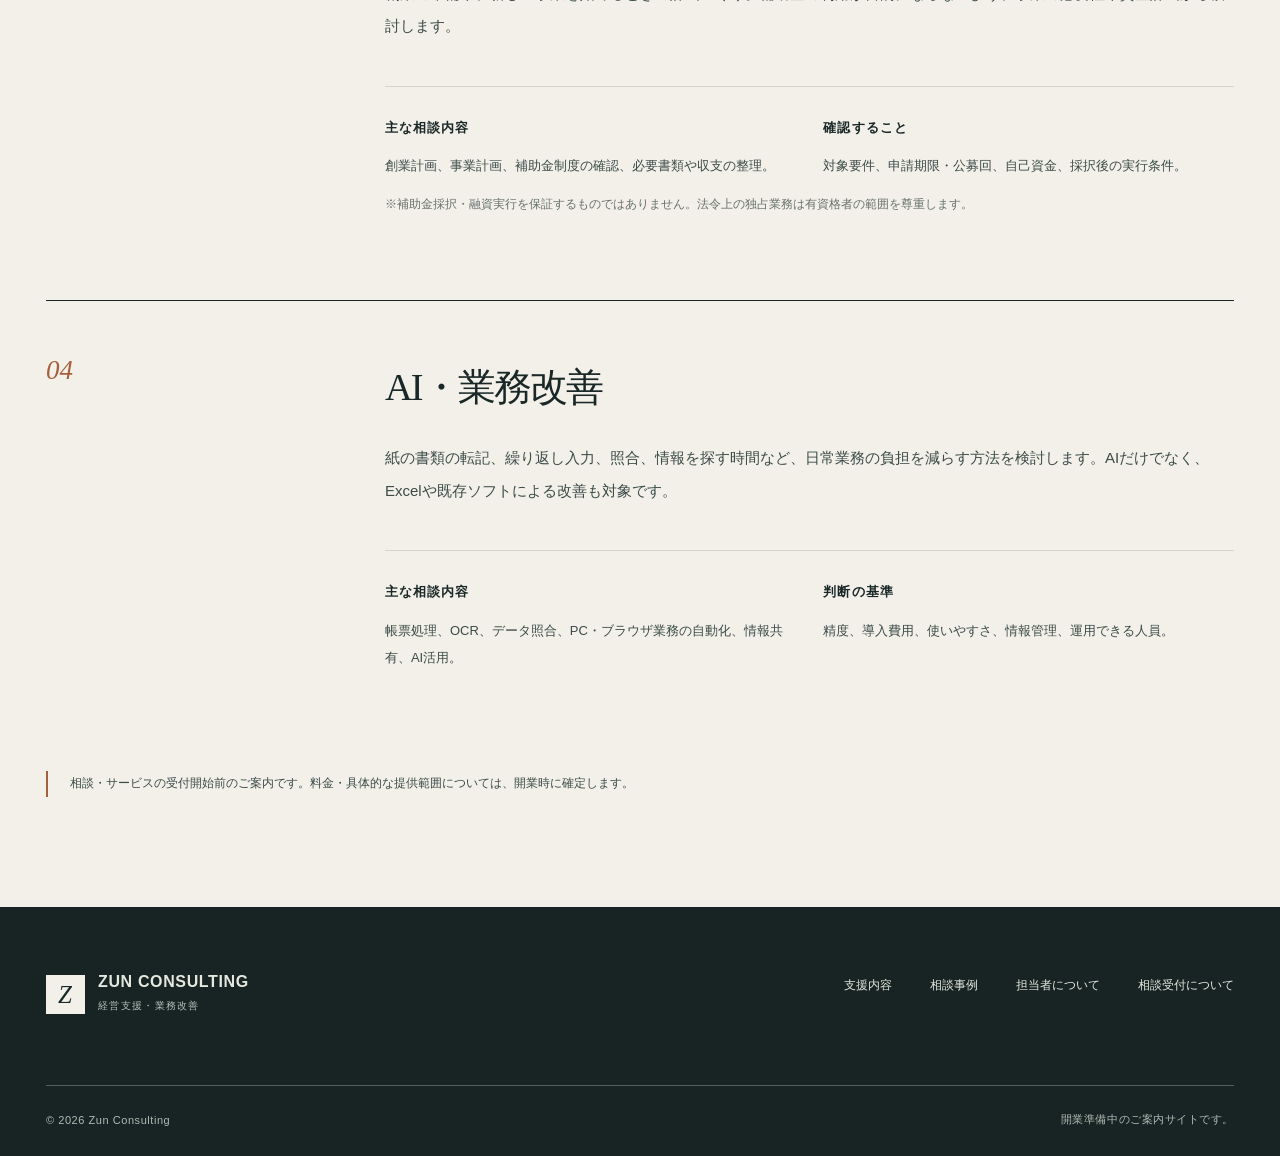
<file: service/index.html>
<!doctype html><html lang="ja"><head><meta charset="utf-8"><meta name="robots" content="noindex,nofollow"><meta http-equiv="refresh" content="0;url=../services/"><title>移動しました | Zun Consulting</title></head><body><p>ページは<a href="../services/">こちら</a>へ移動しました。</p></body></html>
</file>
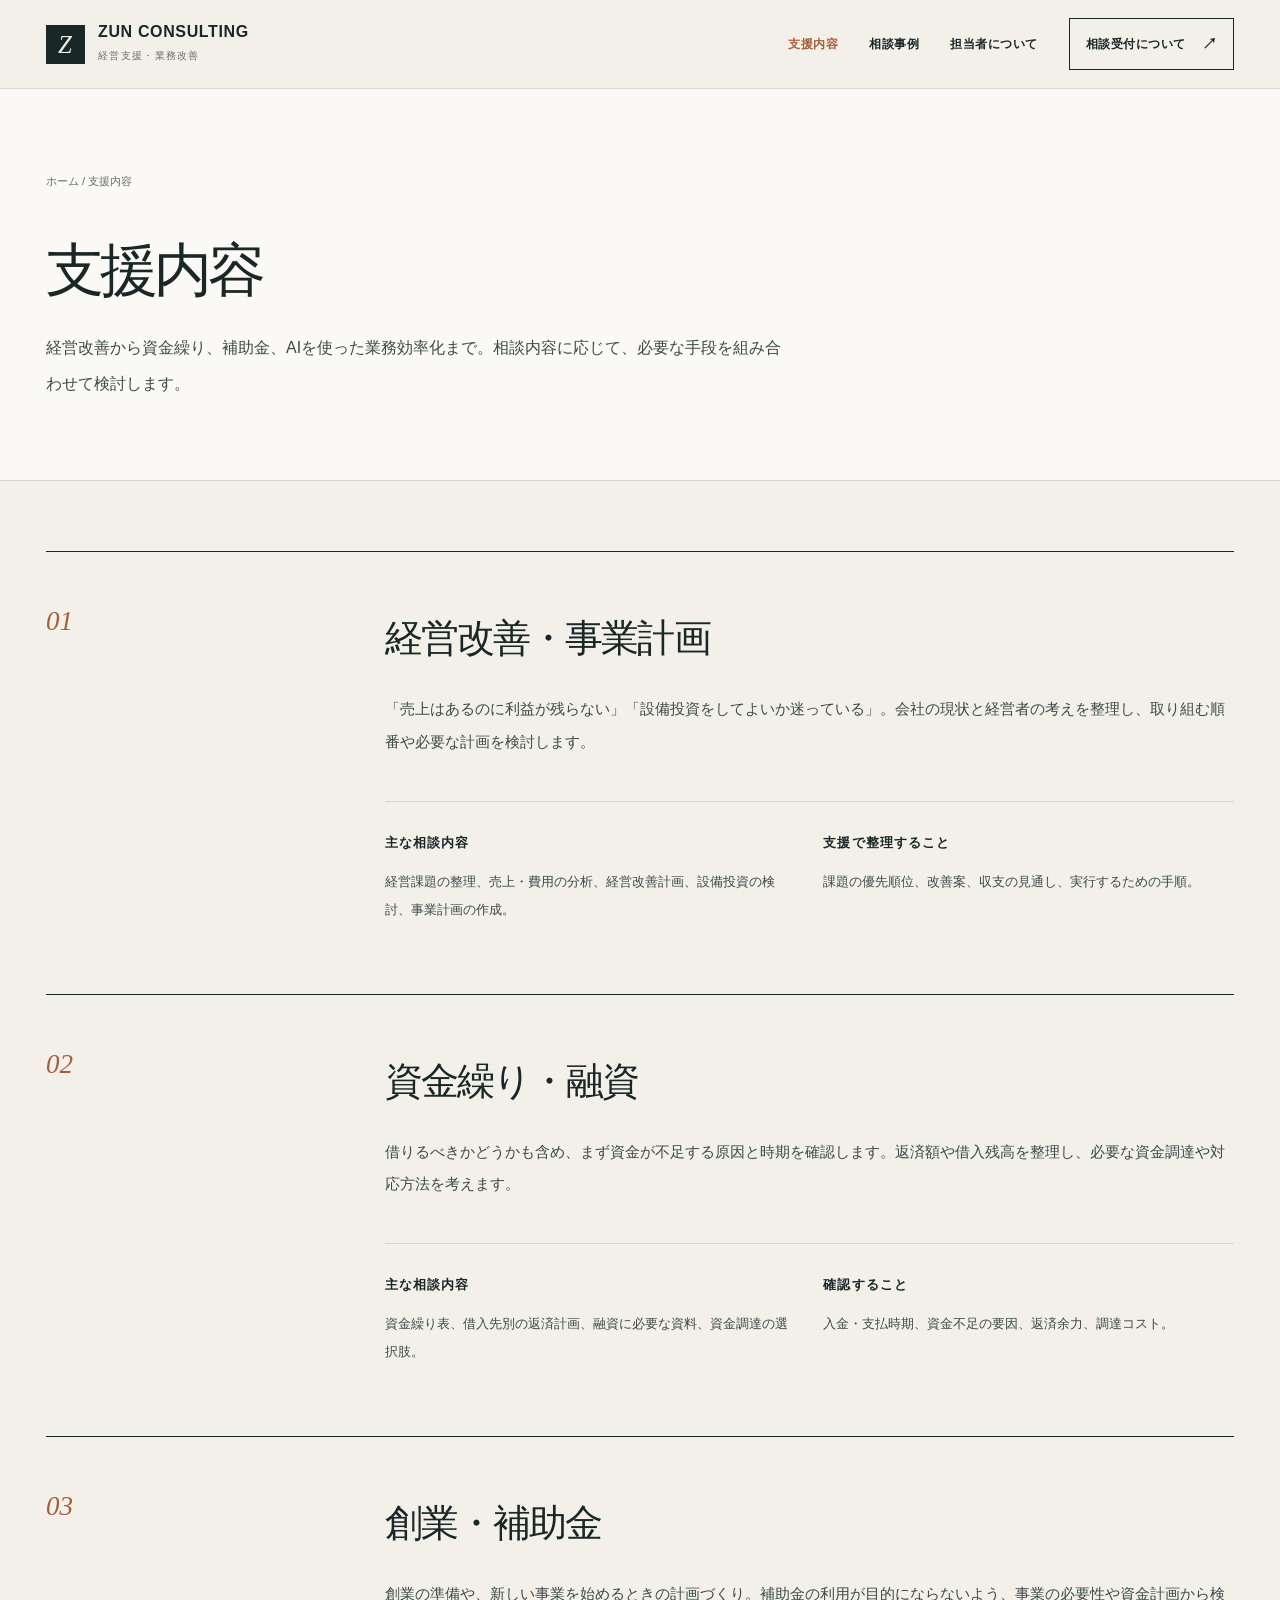
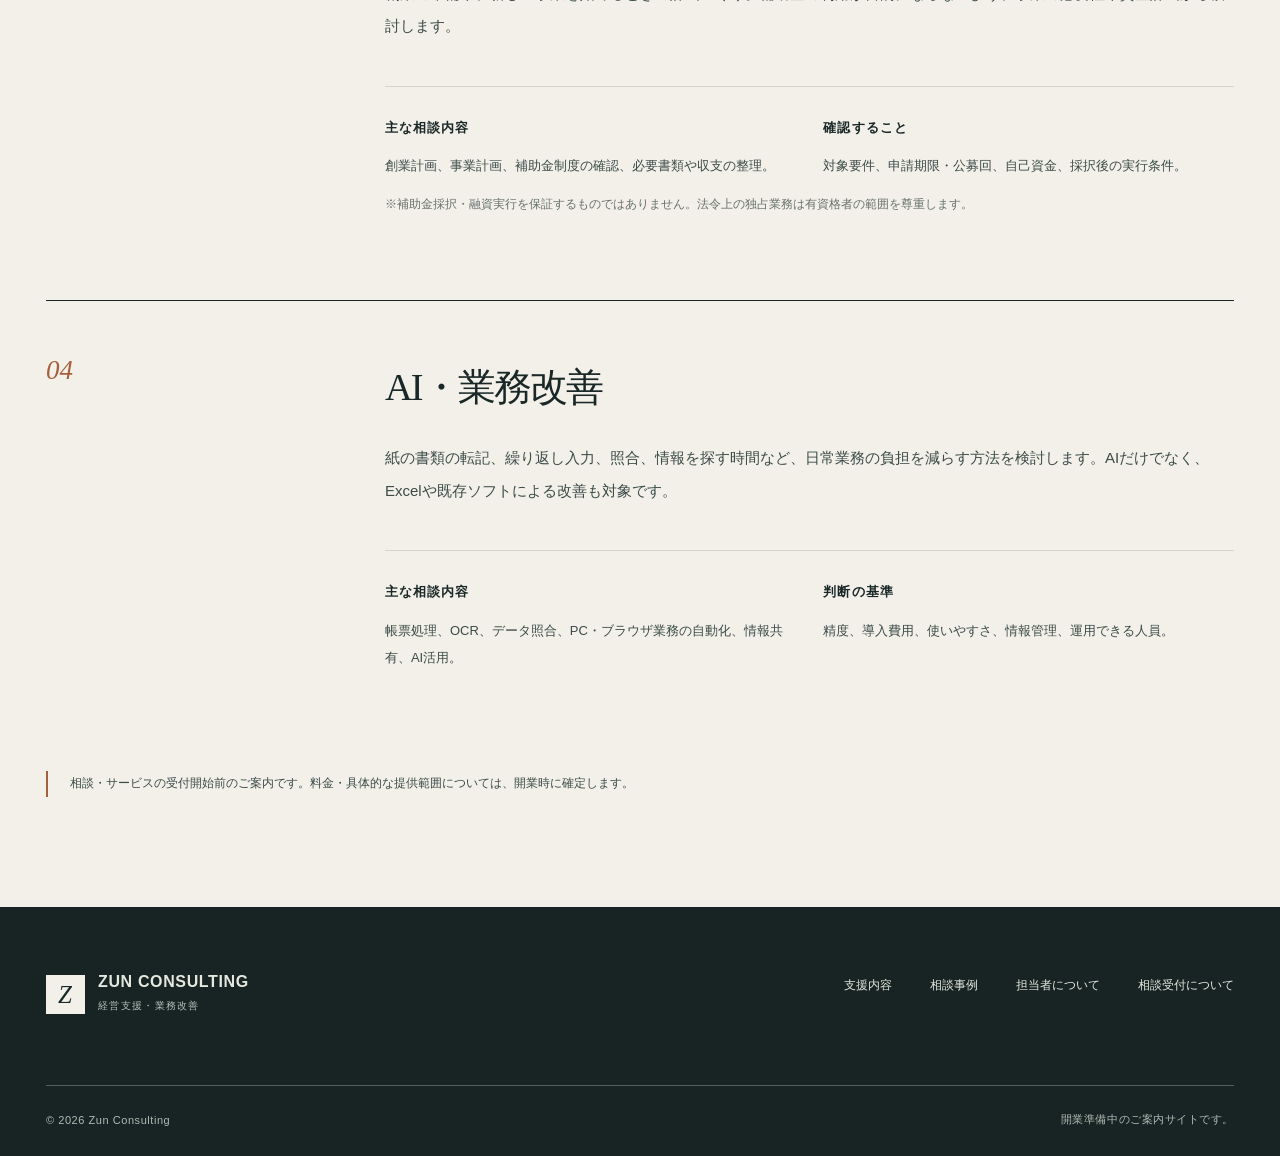
<file: services/index.html>
<!doctype html><html lang="ja"><head><meta charset="utf-8"><meta name="viewport" content="width=device-width, initial-scale=1"><meta name="color-scheme" content="light"><meta name="theme-color" content="#192827"><meta name="robots" content="noindex,nofollow"><title>支援内容 | Zun Consulting</title><meta name="description" content="経営改善、資金繰り・融資、創業・補助金、AI・業務改善。Zun Consultingの対応予定分野を紹介します。"><link rel="icon" type="image/svg+xml" href="../assets/favicon.svg"><link rel="stylesheet" href="../assets/style.css"><script defer src="../assets/main.js"></script></head><body><a class="skip-link" href="#main">本文へ移動</a><header class="header"><div class="header-in shell"><a class="brand" href="../index.html" aria-label="Zun Consulting トップページへ"><span class="brand-mark" aria-hidden="true">Z</span><span><span class="brand-word">ZUN CONSULTING</span><span class="brand-sub">経営支援・業務改善</span></span></a><button class="menu-button" type="button" aria-label="メニューを開閉" aria-expanded="false" aria-controls="primary-nav"><span aria-hidden="true"></span></button><nav id="primary-nav" class="nav" aria-label="グローバルナビゲーション"><a href="../services/" aria-current="page">支援内容</a><a href="../cases/">相談事例</a><a href="../about/">担当者について</a><a href="../contact/" class="nav-contact">相談受付について</a></nav></div></header><main id="main"><section class="page-hero"><div class="shell"><div class="breadcrumb"><a href="../index.html">ホーム</a> / 支援内容</div><h1>支援内容</h1><p>経営改善から資金繰り、補助金、AIを使った業務効率化まで。相談内容に応じて、必要な手段を組み合わせて検討します。</p></div></section><div class="page-main"><div class="shell">
<section class="page-detail" id="management"><div class="detail-counter">01</div><div class="detail-body"><h2>経営改善・事業計画</h2><p>「売上はあるのに利益が残らない」「設備投資をしてよいか迷っている」。会社の現状と経営者の考えを整理し、取り組む順番や必要な計画を検討します。</p><div class="detail-sub"><div><h3>主な相談内容</h3><p>経営課題の整理、売上・費用の分析、経営改善計画、設備投資の検討、事業計画の作成。</p></div><div><h3>支援で整理すること</h3><p>課題の優先順位、改善案、収支の見通し、実行するための手順。</p></div></div></div></section>
<section class="page-detail" id="finance"><div class="detail-counter">02</div><div class="detail-body"><h2>資金繰り・融資</h2><p>借りるべきかどうかも含め、まず資金が不足する原因と時期を確認します。返済額や借入残高を整理し、必要な資金調達や対応方法を考えます。</p><div class="detail-sub"><div><h3>主な相談内容</h3><p>資金繰り表、借入先別の返済計画、融資に必要な資料、資金調達の選択肢。</p></div><div><h3>確認すること</h3><p>入金・支払時期、資金不足の要因、返済余力、調達コスト。</p></div></div></div></section>
<section class="page-detail" id="startup"><div class="detail-counter">03</div><div class="detail-body"><h2>創業・補助金</h2><p>創業の準備や、新しい事業を始めるときの計画づくり。補助金の利用が目的にならないよう、事業の必要性や資金計画から検討します。</p><div class="detail-sub"><div><h3>主な相談内容</h3><p>創業計画、事業計画、補助金制度の確認、必要書類や収支の整理。</p></div><div><h3>確認すること</h3><p>対象要件、申請期限・公募回、自己資金、採択後の実行条件。</p></div></div><p class="quiet">※補助金採択・融資実行を保証するものではありません。法令上の独占業務は有資格者の範囲を尊重します。</p></div></section>
<section class="page-detail" id="digital"><div class="detail-counter">04</div><div class="detail-body"><h2>AI・業務改善</h2><p>紙の書類の転記、繰り返し入力、照合、情報を探す時間など、日常業務の負担を減らす方法を検討します。AIだけでなく、Excelや既存ソフトによる改善も対象です。</p><div class="detail-sub"><div><h3>主な相談内容</h3><p>帳票処理、OCR、データ照合、PC・ブラウザ業務の自動化、情報共有、AI活用。</p></div><div><h3>判断の基準</h3><p>精度、導入費用、使いやすさ、情報管理、運用できる人員。</p></div></div></div></section>
<p class="notice">相談・サービスの受付開始前のご案内です。料金・具体的な提供範囲については、開業時に確定します。</p>
</div></div></main><footer class="footer"><div class="shell"><div class="footer-top"><a class="brand" href="../index.html" aria-label="Zun Consulting トップページへ"><span class="brand-mark" aria-hidden="true">Z</span><span><span class="brand-word">ZUN CONSULTING</span><span class="brand-sub">経営支援・業務改善</span></span></a><nav class="footer-nav" aria-label="フッターナビゲーション"><a href="../services/">支援内容</a><a href="../cases/">相談事例</a><a href="../about/">担当者について</a><a href="../contact/">相談受付について</a></nav></div><div class="footer-bottom"><span>© 2026 Zun Consulting</span><span>開業準備中のご案内サイトです。</span></div></div></footer></body></html>
</file>
<file: assets/style.css>
@charset "UTF-8";
/* ZUN CONSULTING — 2026 editorial identity / no frameworks, no tracking */
:root {--paper:#f3f0e9;--light:#faf9f5;--ink:#192827;--ink-soft:#3b4b48;--muted:#68716c;--line:#d4d5cd;--rust:#a65f3c;--sage:#c3c7b8;--display:"Noto Serif CJK JP","Hiragino Mincho ProN","Yu Mincho",serif;--ui:"Noto Sans CJK JP","Hiragino Kaku Gothic ProN","Yu Gothic",sans-serif;}
*,*::before,*::after{box-sizing:border-box}
html{scroll-behavior:smooth}body{margin:0;color:var(--ink);background:var(--paper);font-family:var(--ui);font-size:15px;line-height:1.9;-webkit-font-smoothing:antialiased}::selection{background:#b5c1b9;color:var(--ink)}img,svg{max-width:100%}a{color:inherit;text-underline-offset:5px}a:hover{text-decoration-color:var(--rust)}button{font:inherit}a:focus-visible,button:focus-visible{outline:3px solid var(--rust);outline-offset:5px}.sr-only{position:absolute;width:1px;height:1px;overflow:hidden;clip:rect(0,0,0,0);white-space:nowrap}.skip-link{position:absolute;top:-80px;left:20px;z-index:100;background:white;color:var(--ink);padding:10px 18px}.skip-link:focus{top:12px}.shell{width:min(100% - 92px,1400px);margin-inline:auto}.eyebrow{font-family:Arial,sans-serif;font-size:11px;font-weight:700;letter-spacing:.19em;text-transform:uppercase}.section-index{color:var(--rust);font-family:Arial,sans-serif;font-size:12px;letter-spacing:.08em}.header{position:relative;z-index:10;border-bottom:1px solid var(--line);background:var(--paper)}.header-in{height:88px;display:flex;align-items:center;justify-content:space-between;gap:26px}.brand{display:inline-flex;align-items:center;gap:13px;text-decoration:none;flex-shrink:0}.brand-mark{display:inline-flex;align-items:center;justify-content:center;width:39px;height:39px;background:var(--ink);color:var(--paper);font-family:Georgia,serif;font-size:25px;line-height:1;font-style:italic;letter-spacing:-.16em;padding-right:5px}.brand-word{display:block;font-family:Arial,Helvetica,sans-serif;font-size:16px;line-height:1;font-weight:700;letter-spacing:.04em}.brand-sub{display:block;font-family:Arial,Helvetica,sans-serif;font-size:9px;letter-spacing:.20em;margin-top:6px;color:var(--muted)}.nav{display:flex;align-items:center;gap:31px}.nav a{text-decoration:none;font-size:12px;font-weight:600;letter-spacing:.04em;transition:color .2s}.nav a:hover,.nav a[aria-current=page]{color:var(--rust)}.nav .nav-contact{border:1px solid var(--ink);padding:11px 16px;display:inline-flex;align-items:center;gap:16px}.nav .nav-contact::after{content:'↗';font-size:15px}.menu-button{display:none;background:transparent;border:1px solid var(--ink);width:46px;height:44px;align-items:center;justify-content:center;cursor:pointer}.menu-button span,.menu-button span::after{display:block;width:19px;height:1px;background:var(--ink);content:'';transition:transform .2s}.menu-button span::after{transform:translateY(6px)}.menu-button[aria-expanded=true] span{transform:rotate(45deg)}.menu-button[aria-expanded=true] span::after{transform:rotate(-90deg)}
.hero{display:grid;grid-template-columns:minmax(0,57%) minmax(0,43%);min-height:685px}.hero-copy{padding:clamp(70px,8.5vw,134px) 8% 68px max(46px,calc((100vw - 1400px)/2));display:flex;flex-direction:column;align-items:flex-start}.hero-kicker{margin:0 0 52px;display:flex;align-items:center;gap:16px;color:var(--muted)}.hero-kicker .rule{width:38px;border-top:1px solid var(--rust)}.hero h1{font-family:var(--display);font-size:clamp(45px,5.0vw,81px);font-weight:500;letter-spacing:-.075em;line-height:1.48;margin:0 0 35px;white-space:nowrap}.hero h1 em{font-style:normal;color:var(--rust)}.hero-lead{margin:0;max-width:490px;font-size:15px;line-height:2.2;color:var(--ink-soft);letter-spacing:.01em}.arrow-link{display:inline-flex;gap:54px;align-items:center;text-decoration:none;border-bottom:1px solid var(--ink);padding:0 2px 12px 0;transition:gap .2s,border-color .2s;letter-spacing:.03em;font-size:13px;font-weight:600}.arrow-link::after{content:'↗';font-family:Arial,sans-serif;font-size:19px;font-weight:400}.arrow-link:hover{gap:65px;border-color:var(--rust)}.hero .arrow-link{margin-top:53px}.hero-art{min-height:685px;background:#202f2d;overflow:hidden;position:relative}.hero-art svg{display:block;width:100%;height:100%;position:absolute;inset:0;object-fit:cover}.hero-art .art-label{position:absolute;right:35px;bottom:28px;font-family:Arial,sans-serif;color:#dadfd5;font-size:10px;letter-spacing:.16em;text-align:right;line-height:1.7;opacity:.7}.hero-bottom{border-top:1px solid var(--line);border-bottom:1px solid var(--line)}.hero-bottom-in{min-height:77px;display:flex;align-items:center;justify-content:space-between;gap:20px;color:var(--muted);font-size:12px}.hero-bottom-in .series{display:flex;gap:35px}.hero-bottom-in .series span strong{font-family:Georgia,serif;font-weight:400;font-size:17px;color:var(--rust);margin-right:8px}
.section{padding:148px 0}.section-head{display:grid;grid-template-columns:26% 1fr;gap:30px;margin-bottom:67px}.section-label{display:flex;gap:11px;align-items:baseline;padding-top:13px;color:var(--ink-soft)}.section-title{font-family:var(--display);font-size:clamp(34px,3.5vw,57px);font-weight:500;letter-spacing:-.06em;line-height:1.58;margin:0}.section-intro{margin:25px 0 0;max-width:750px;color:var(--muted);line-height:2.05}.statement{background:var(--light)}.statement-inner{display:grid;grid-template-columns:26% 1fr;gap:30px}.statement-quote{font-family:var(--display);font-weight:500;font-size:clamp(35px,4vw,60px);line-height:1.65;letter-spacing:-.07em;margin:0}.statement-quote b{font-weight:500;box-shadow:inset 0 -.18em 0 #dee1d5}.statement-copy{margin-top:55px;display:grid;grid-template-columns:1fr 1fr;gap:52px;color:var(--ink-soft)}.statement-copy p{margin:0}.service-rows{border-top:1px solid var(--ink)}.service-row{display:grid;grid-template-columns:9% 30% 1fr 6%;gap:20px;align-items:start;border-bottom:1px solid var(--line);padding:43px 5px 49px;text-decoration:none;transition:background .2s,padding .2s}.service-row:hover{background:#ecebe4;padding-left:16px;padding-right:16px}.service-no{font:italic 25px Georgia,serif;color:var(--rust);line-height:1.3}.service-name{font-family:var(--display);font-size:clamp(24px,2.3vw,34px);font-weight:500;letter-spacing:-.05em;line-height:1.45}.service-desc{font-size:14px;color:var(--ink-soft);line-height:2.05;max-width:560px}.service-arrow{font-size:23px;justify-self:end;font-family:Arial,sans-serif;font-weight:300}.services-more{margin-top:38px;text-align:right}.cases{background:#e5e7df}.cases-intro{max-width:780px}.case-grid{display:grid;grid-template-columns:1.1fr 1fr 1fr;gap:1px;background:#c2c8be;border:1px solid #c2c8be}.case-block{background:var(--light);padding:43px 31px 37px;display:flex;flex-direction:column;min-height:410px;text-decoration:none;position:relative;transition:background .2s}.case-block:hover{background:#fff}.case-block.feature{background:var(--ink);color:var(--light)}.case-block.feature:hover{background:#2e4240}.case-number{font-family:Georgia,serif;font-size:63px;letter-spacing:-.06em;line-height:1;color:var(--rust);margin:20px 0 58px}.feature .case-number{color:#c99b7f}.case-category{font-size:10px;letter-spacing:.12em;color:var(--muted);margin-bottom:18px}.feature .case-category{color:#ced7cf}.case-title{font-family:var(--display);font-size:clamp(22px,2vw,30px);font-weight:500;letter-spacing:-.045em;line-height:1.65;margin:0 0 22px}.case-teaser{margin:auto 0 0;color:var(--ink-soft);font-size:12px;line-height:2}.feature .case-teaser{color:#cbd4ce}.case-more{margin-top:37px;display:flex;justify-content:flex-end}.case-more .arrow-link{border-color:var(--ink)}.method{background:var(--ink);color:#f7f5ef}.method .section-index{color:#d6a183}.method .section-label{color:#d9dfd7}.method .section-intro{color:#abb7b1}.method-grid{display:grid;grid-template-columns:repeat(4,minmax(0,1fr));border-top:1px solid #65726c}.method-step{padding:40px 30px 0 0;border-right:1px solid #65726c;min-height:285px}.method-step:not(:first-child){padding-left:29px}.method-step:last-child{border-right:0}.method-num{font:italic 24px Georgia,serif;color:#cd9878}.method-step h3{font-family:var(--display);font-size:27px;font-weight:500;margin:47px 0 17px;letter-spacing:-.04em}.method-step p{font-size:13px;color:#c4cfc8;line-height:2.05;margin:0}.method-bottom{display:flex;justify-content:flex-end;margin-top:55px}.method .arrow-link{border-bottom-color:#c4cfc8}.about{background:var(--light)}.about-grid{display:grid;grid-template-columns:40% 1fr;gap:9%}.about-lead{font-family:var(--display);font-size:clamp(28px,3vw,44px);font-weight:500;line-height:1.75;letter-spacing:-.055em;margin:0}.about-body p{color:var(--ink-soft);line-height:2.2;margin:0 0 21px}.about-note{border-left:2px solid var(--rust);padding-left:24px;color:var(--muted);font-size:13px;margin-top:41px}.contact-band{padding:110px 0 119px;background:var(--sage)}.contact-in{display:grid;grid-template-columns:1fr auto;gap:50px;align-items:end}.contact-band h2{font-family:var(--display);font-weight:500;font-size:clamp(31px,4vw,57px);line-height:1.55;letter-spacing:-.065em;margin:20px 0 17px}.contact-band p{margin:0;color:#40514c;max-width:720px}.contact-cta{display:flex;align-items:center;gap:63px;padding:19px 0 18px;border-bottom:1px solid var(--ink);text-decoration:none;font-weight:600;font-size:14px;white-space:nowrap}.contact-cta::after{content:'↗';font-size:20px;font-family:Arial,sans-serif;font-weight:400}.footer{background:#172423;color:#e5e8df;padding:67px 0 29px}.footer-top{display:flex;justify-content:space-between;gap:30px;border-bottom:1px solid #52605b;padding-bottom:70px}.footer .brand-mark{background:var(--paper);color:var(--ink)}.footer .brand-sub{color:#b5c0b9}.footer-nav{display:flex;gap:38px;font-size:12px}.footer-nav a{text-decoration:none}.footer-nav a:hover{color:#dca889}.footer-bottom{display:flex;align-items:center;justify-content:space-between;gap:30px;padding-top:26px;font:11px Arial,sans-serif;color:#b1bab3;letter-spacing:.05em}.footer-bottom a{color:inherit;text-decoration:none}
/* Inner pages */
.page-hero{border-bottom:1px solid var(--line);padding:115px 0 99px;background:var(--light)}.page-hero .eyebrow{color:var(--rust)}.page-hero h1{font-family:var(--display);font-size:clamp(48px,6vw,82px);font-weight:500;line-height:1.55;letter-spacing:-.07em;margin:19px 0 28px}.page-hero p{font-size:16px;line-height:2.25;color:var(--ink-soft);max-width:740px;margin:0}.breadcrumb{margin:0 0 34px;font-size:11px;color:var(--muted)}.breadcrumb a{text-decoration:none}.page-main{padding:102px 0 145px}.page-main h2{font-family:var(--display);font-size:clamp(29px,3vw,44px);font-weight:500;line-height:1.7;letter-spacing:-.05em;margin:0 0 22px}.page-main p{line-height:2.15;color:var(--ink-soft)}.page-detail{display:grid;grid-template-columns:26% 1fr;gap:30px;border-top:1px solid var(--ink);padding:54px 0 70px}.detail-counter{font:italic 27px Georgia,serif;color:var(--rust)}.detail-body{max-width:900px}.detail-body h2{margin-top:0}.detail-sub{display:grid;grid-template-columns:1fr 1fr;gap:28px;margin-top:43px;padding-top:29px;border-top:1px solid var(--line)}.detail-sub h3{font-size:13px;letter-spacing:.08em;font-weight:700;margin:0 0 12px}.detail-sub p{margin:0;font-size:13px}.case-list{display:grid;grid-template-columns:repeat(2,minmax(0,1fr));gap:1px;background:#ccd0c6;border:1px solid #ccd0c6}.case-detail{background:var(--light);padding:43px 42px 48px}.case-detail h2{font-size:28px;line-height:1.58;margin:13px 0 20px}.case-detail .status{font-size:11px;color:var(--rust);font-weight:700;letter-spacing:.08em}.case-detail p{font-size:13px;line-height:2.15;margin:0}.case-detail .case-type{font-size:11px;color:var(--muted)}.case-detail .result{margin-top:25px;border-top:1px solid var(--line);padding-top:18px}.notice{border-left:2px solid var(--rust);padding:0 0 0 22px;font-size:12px;line-height:2.05;color:var(--muted);margin-top:29px}.prose{max-width:820px;margin-inline:auto}.prose h2{margin-top:61px}.prose p{margin-bottom:26px}.prose .big{font-family:var(--display);font-size:32px;line-height:1.8;letter-spacing:-.04em;color:var(--ink)}.prose .divider{border-top:1px solid var(--line);margin:55px 0}.contact-note{padding:52px 58px;background:var(--light);border:1px solid var(--line);margin-top:30px}.contact-note h2{font-size:30px;margin-bottom:14px}.contact-note p{margin:0}.quiet{font-size:12px;color:var(--muted)!important}.back-link{margin-top:70px}.back-link a{font-weight:600;text-decoration:none;font-size:13px;border-bottom:1px solid var(--ink);padding-bottom:8px}
@media(min-width:1500px){.hero-copy{padding-left:calc((100vw - 1400px)/2)}}
@media(max-width:1000px){.shell{width:min(100% - 64px,1400px)}.hero{grid-template-columns:57% 43%;min-height:600px}.hero-copy{padding:95px 32px 65px 32px}.hero h1{font-size:clamp(42px,5vw,66px)}.hero-art{min-height:600px}.hero-kicker{margin-bottom:35px}.section{padding:110px 0}.service-row{grid-template-columns:9% 36% 1fr 4%}.case-grid{grid-template-columns:repeat(3,minmax(0,1fr))}.case-block{padding:30px 20px;min-height:440px}.method-step{padding-right:14px}.method-step:not(:first-child){padding-left:17px}.method-step h3{font-size:23px}.contact-in{grid-template-columns:1fr}}
@media(max-width:760px){.shell{width:min(100% - 40px,1400px)}.header-in{height:72px}.brand-mark{height:35px;width:35px}.brand-word{font-size:14px}.brand-sub{font-size:8px}.menu-button{display:flex}.nav{display:none;position:absolute;top:72px;left:0;right:0;background:var(--paper);border-bottom:1px solid var(--ink);flex-direction:column;align-items:stretch;gap:0;padding:12px 20px 25px;box-shadow:0 15px 26px #1724231c}.nav.open{display:flex}.nav a{font-size:14px;padding:15px 7px;border-bottom:1px solid var(--line)}.nav .nav-contact{margin-top:16px;justify-content:space-between;padding:13px 17px}.hero{display:flex;flex-direction:column;min-height:unset}.hero-copy{padding:65px 20px 69px}.hero-kicker{margin-bottom:39px;font-size:9px}.hero h1{font-size:clamp(42px,9.6vw,65px);line-height:1.5;letter-spacing:-.07em;margin-bottom:26px}.hero-lead{font-size:13px;line-height:2.1}.hero .arrow-link{margin-top:37px}.hero-art{min-height:420px}.hero-art svg{height:100%}.hero-art .art-label{right:20px;bottom:20px}.hero-bottom-in{align-items:flex-start;padding:22px 0;flex-direction:column;gap:9px}.hero-bottom-in .series{gap:15px;flex-wrap:wrap;font-size:10px}.hero-bottom-in .series span strong{font-size:14px}.section{padding:86px 0 92px}.section-head,.statement-inner{grid-template-columns:1fr;gap:22px;margin-bottom:48px}.section-label{padding:0}.section-title{font-size:clamp(33px,8vw,49px)}.section-intro{margin-top:22px;font-size:13px}.statement-quote{font-size:clamp(36px,8vw,51px)}.statement-copy{grid-template-columns:1fr;gap:18px;margin-top:31px;font-size:13px}.service-row{grid-template-columns:42px 1fr 28px;gap:5px 9px;padding:27px 0 34px}.service-no{font-size:22px}.service-name{font-size:26px}.service-desc{grid-column:2 / 3;grid-row:2;font-size:12px;margin-top:12px}.service-arrow{grid-column:3;grid-row:1}.case-grid{grid-template-columns:1fr}.case-block{min-height:315px;padding:28px 26px}.case-number{margin:8px 0 35px;font-size:48px}.case-title{font-size:26px}.case-teaser{font-size:12px}.method-grid{grid-template-columns:1fr 1fr}.method-step{min-height:245px;padding:22px 16px 24px 0;border-bottom:1px solid #65726c}.method-step:nth-child(2){border-right:0}.method-step:nth-child(3),.method-step:nth-child(4){border-bottom:0}.method-step:nth-child(3){padding-left:0}.method-step:nth-child(4){padding-left:17px}.method-step h3{margin:36px 0 12px;font-size:22px}.method-step p{font-size:11px}.about-grid{grid-template-columns:1fr;gap:34px}.about-lead{font-size:32px}.about-body p{font-size:13px}.contact-band{padding:79px 0 85px}.contact-band h2{font-size:40px}.contact-band p{font-size:13px}.contact-cta{justify-content:space-between}.footer{padding-top:55px}.footer-top{display:block;padding-bottom:39px}.footer-nav{flex-wrap:wrap;gap:20px;margin-top:37px}.footer-bottom{align-items:flex-start;flex-direction:column;gap:11px}.page-hero{padding:58px 0 73px}.page-hero h1{font-size:44px}.page-hero p{font-size:13px}.page-main{padding:69px 0 105px}.page-detail{display:block;padding:35px 0 50px}.detail-counter{margin-bottom:15px}.detail-body h2{font-size:29px}.detail-sub{grid-template-columns:1fr;gap:20px}.case-list{grid-template-columns:1fr}.case-detail{padding:32px 25px}.case-detail h2{font-size:26px}.prose .big{font-size:26px}.contact-note{padding:33px 23px}}
@media(max-width:390px){.shell{width:calc(100% - 34px)}.hero-copy{padding-left:17px;padding-right:17px}.hero h1{font-size:40px}.method-step h3{font-size:20px}.nav{padding-left:17px;padding-right:17px}}
@media(prefers-reduced-motion:reduce){html{scroll-behavior:auto}*,*::before,*::after{transition:none!important;animation:none!important}}


/* TRUST-FIRST REFINEMENTS */
/* Reuse the refined ivory/forest typography, without fabricated visual diagrams or abstract slogans. */
.header .brand-sub,.footer .brand-sub{font-family:var(--ui);font-size:10px;letter-spacing:.13em}
.nav .nav-contact::after{content:'↗'}
.hero{grid-template-columns:minmax(0,57%) minmax(0,43%);min-height:655px}
.hero-copy{padding-top:clamp(88px,10vw,151px);padding-bottom:80px}
.hero-kicker{font-family:var(--ui);font-size:12px;letter-spacing:.08em;margin-bottom:55px}
.hero h1{font-size:clamp(42px,4.7vw,73px);letter-spacing:-.065em;line-height:1.55}
.hero h1 em{white-space:nowrap}
.hero-lead{font-size:15px;line-height:2.15;max-width:560px}
.hero-topics{min-height:655px;display:flex;align-items:center;background:#192c29;color:#faf8f0;padding:67px clamp(30px,4vw,72px);border-left:1px solid #30433d}
.topics-inner{width:100%;max-width:560px;margin:auto}
.topics-overline{font-size:12px;color:#c3d0c8;letter-spacing:.15em;border-bottom:1px solid #65756d;padding:0 0 17px}
.topics-heading{font-family:var(--display);font-size:clamp(28px,2.6vw,39px);font-weight:500;line-height:1.7;letter-spacing:-.055em;margin:43px 0 39px}
.topic-list{padding:0;margin:0;list-style:none;border-top:1px solid #697a70}
.topic-list li{display:flex;gap:24px;align-items:baseline;border-bottom:1px solid #53685d;padding:19px 0 21px}
.topic-list li span{font:italic 16px Georgia,serif;color:#d09b7c;min-width:25px}
.topic-list li strong{font-family:var(--display);font-size:clamp(19px,1.7vw,27px);font-weight:500;letter-spacing:-.02em}
.topics-foot{font-size:11px;line-height:1.9;color:#aebbb3;margin-top:34px}
.hero-bottom-in{font-size:12px;min-height:72px}.hero-bottom-in a{color:var(--ink);font-weight:600;text-decoration:none}.hero-bottom-in a span{color:var(--rust);padding-left:8px}
.section{padding:108px 0}
.section-head{margin-bottom:48px}.section-title{font-size:clamp(33px,3.4vw,53px)}
.eyebrow{font-family:var(--ui);letter-spacing:.075em;font-weight:600;font-size:12px}
.needs-list{display:grid;grid-template-columns:repeat(2,minmax(0,1fr));gap:0 39px;margin-top:40px;border-top:1px solid var(--line)}
.needs-list p{position:relative;border-bottom:1px solid var(--line);margin:0;padding:23px 9px 26px 25px;color:var(--ink-soft);line-height:1.95}
.needs-list p::before{content:'';position:absolute;top:34px;left:3px;width:6px;height:6px;border:1px solid var(--rust);border-radius:50%}
.needs-note{margin-top:27px;color:var(--muted);font-size:13px}
.service-row{grid-template-columns:7% 31% 1fr 5%;padding:33px 5px 36px}.service-name{font-size:clamp(23px,2.2vw,32px)}
.case-grid{grid-template-columns:minmax(0,1.05fr) minmax(0,1fr);grid-template-rows:repeat(2,minmax(240px,1fr))}
.case-block{min-height:auto;padding:31px 37px;overflow:hidden}.case-block.feature{grid-row:1 / 3;min-height:490px;justify-content:flex-end}
.case-number{font-size:36px;line-height:1;margin:12px 0 15px}.feature .case-number{font-size:61px;margin:auto 0 25px}
.case-title{font-size:clamp(22px,2vw,29px);line-height:1.5;margin:0 0 13px}.case-teaser{font-size:12px;line-height:1.9;margin:0}.case-read{font-size:11px;font-weight:700;letter-spacing:.06em;margin-top:24px;display:inline-flex;gap:16px;align-items:center}
.case-category{font-size:11px;letter-spacing:.04em;margin:0 0 13px}
.method-step{min-height:242px}.method-step h3{font-size:22px;margin:30px 0 13px}.method-step p{font-size:13px}
.about-note{font-size:12px!important;line-height:2!important;margin-bottom:25px!important}
.about-body .arrow-link{margin-top:12px}.contact-band h2{font-size:clamp(32px,3.8vw,50px);margin-top:0}
.contact-flow{border-top:1px solid var(--line);margin:30px 0 40px}.contact-flow div{display:flex;align-items:center;gap:23px;border-bottom:1px solid var(--line);padding:22px 5px}.contact-flow strong{font:italic 20px Georgia,serif;color:var(--rust)}
.page-hero{padding:82px 0 78px}.page-hero h1{font-size:clamp(43px,4.5vw,66px);margin:10px 0 15px}.page-main{padding:70px 0 98px}.page-detail{scroll-margin-top:24px}
.case-detail{scroll-margin-top:24px}
@media(max-width:1000px){.hero{min-height:575px}.hero-copy{padding:88px 32px 65px}.hero h1{font-size:clamp(42px,5vw,60px)}.hero-topics{min-height:575px;padding:46px 33px}.topics-heading{font-size:31px}.topic-list li{gap:14px;padding:16px 0}.topic-list li strong{font-size:19px}.section{padding:95px 0}}
@media(max-width:760px){.hero{min-height:unset;display:flex;flex-direction:column}.hero-copy{padding:55px 20px 66px}.hero-kicker{font-size:10px;letter-spacing:.07em;margin-bottom:32px}.hero h1{font-size:clamp(35px,8.7vw,57px);white-space:normal;line-height:1.55}.hero-lead{font-size:13px}.hero-lead br{display:none}.hero-topics{min-height:unset;padding:47px 24px 53px}.topics-heading{font-size:28px;margin:30px 0}.topic-list li{padding:16px 0}.topic-list li strong{font-size:22px}.topics-foot{margin-top:22px}.hero-bottom-in{gap:13px}.section{padding:75px 0}.section-head{margin-bottom:31px}.needs-list{grid-template-columns:1fr;gap:0;margin-top:25px}.needs-list p{font-size:13px;padding:19px 4px 20px 25px}.needs-list p::before{top:31px}.needs-note{font-size:12px}.case-grid{grid-template-columns:1fr;grid-template-rows:auto}.case-block,.case-block.feature{min-height:250px;grid-row:auto}.case-block.feature{min-height:310px}.case-block{padding:27px 27px 31px}.feature .case-number{font-size:45px;margin:15px 0 22px}.case-number{font-size:32px}.method-step{min-height:210px}.method-step h3{font-size:18px;margin:23px 0 10px}.method-step p{font-size:11px}.about-lead{font-size:30px}.page-hero{padding:56px 0 62px}.page-hero h1{font-size:42px}.page-main{padding:54px 0 85px}}
@media(max-width:390px){.hero h1{font-size:34px}.topics-heading{font-size:26px}.topic-list li strong{font-size:20px}.method-step h3{font-size:16px}}
</file>
